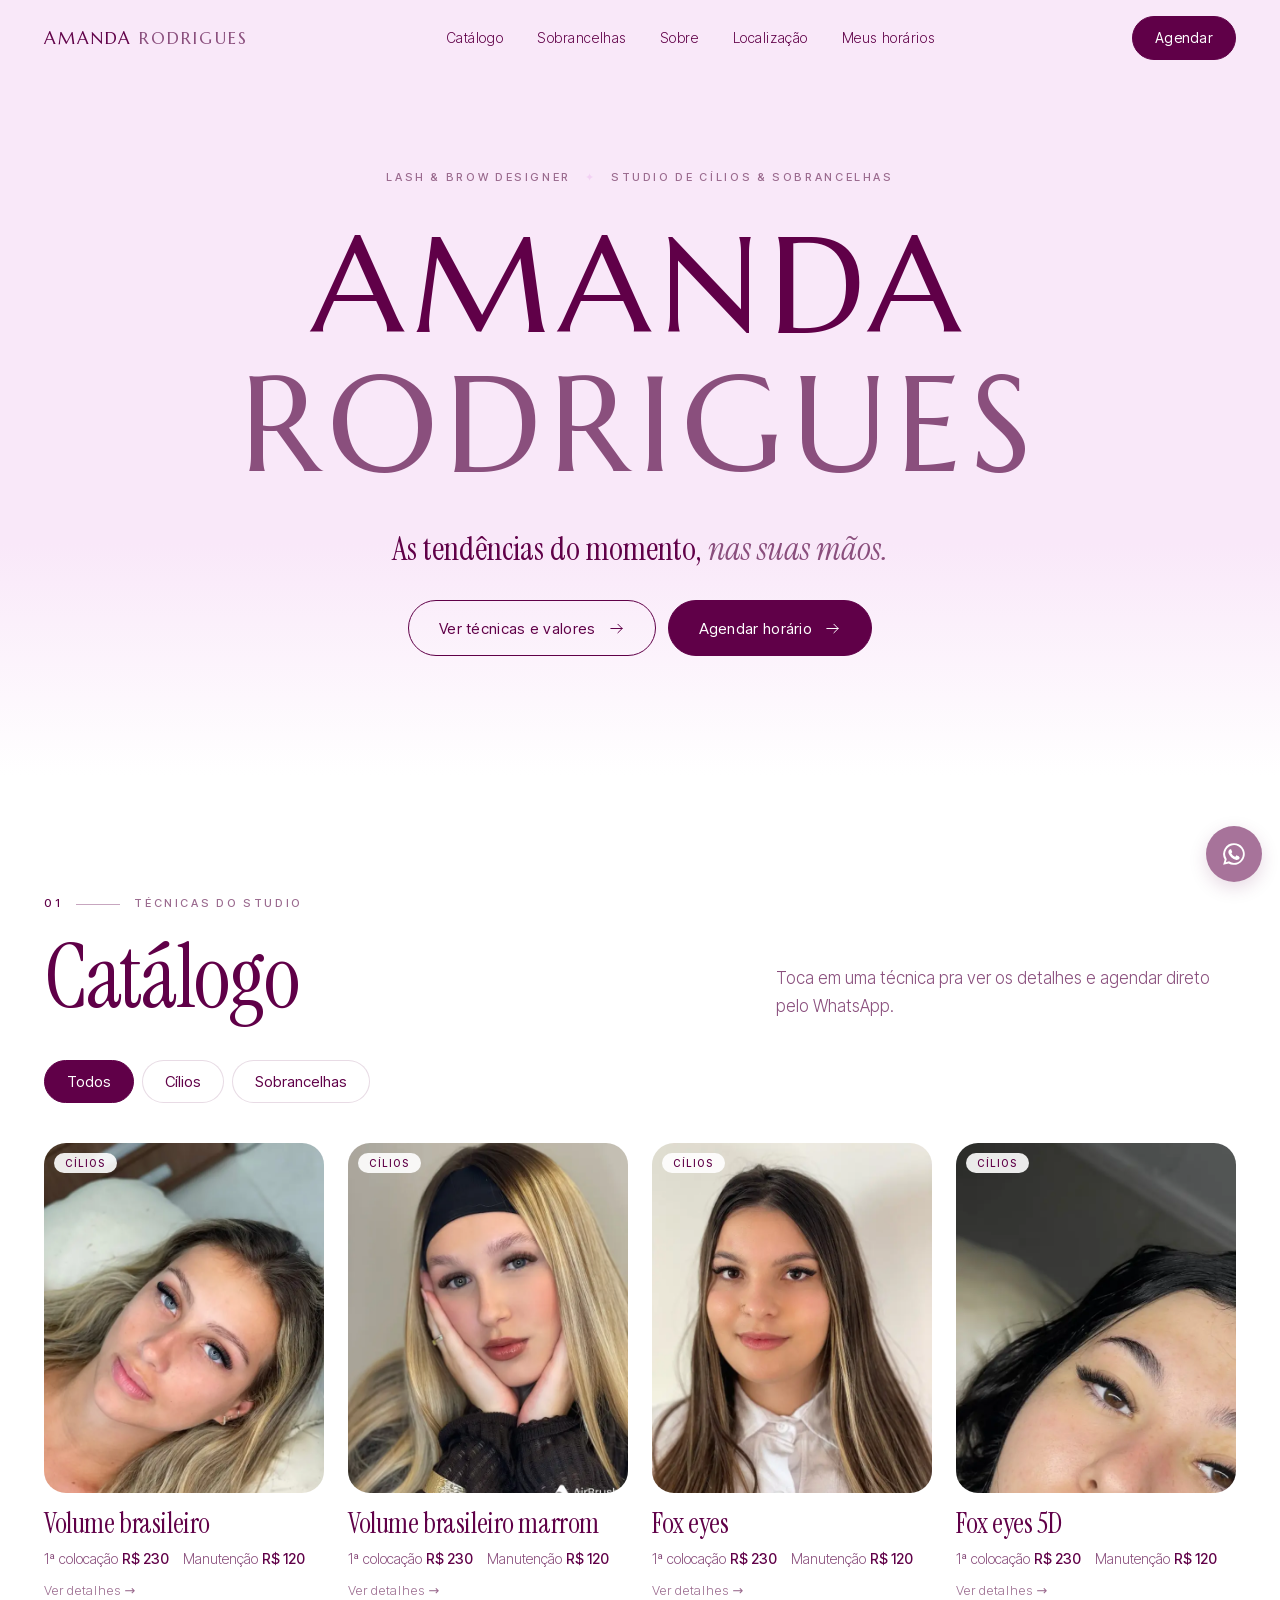
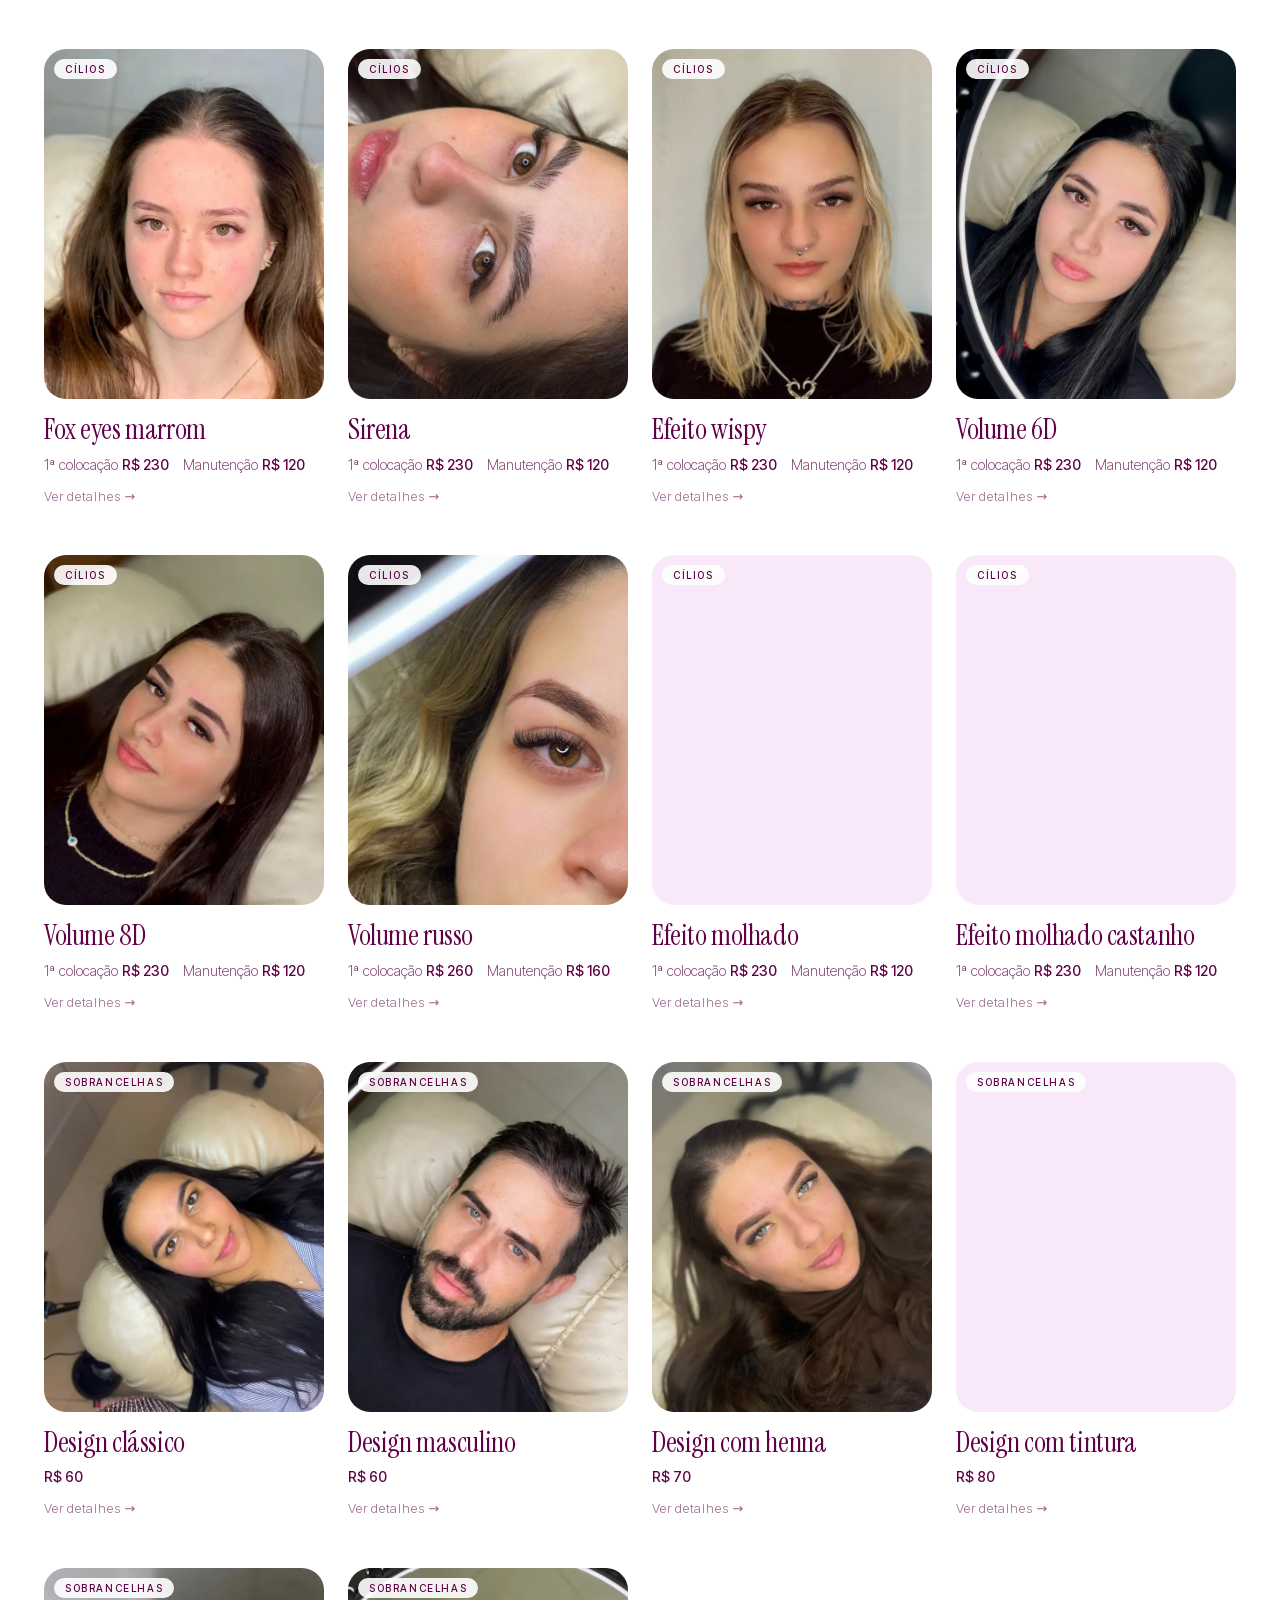
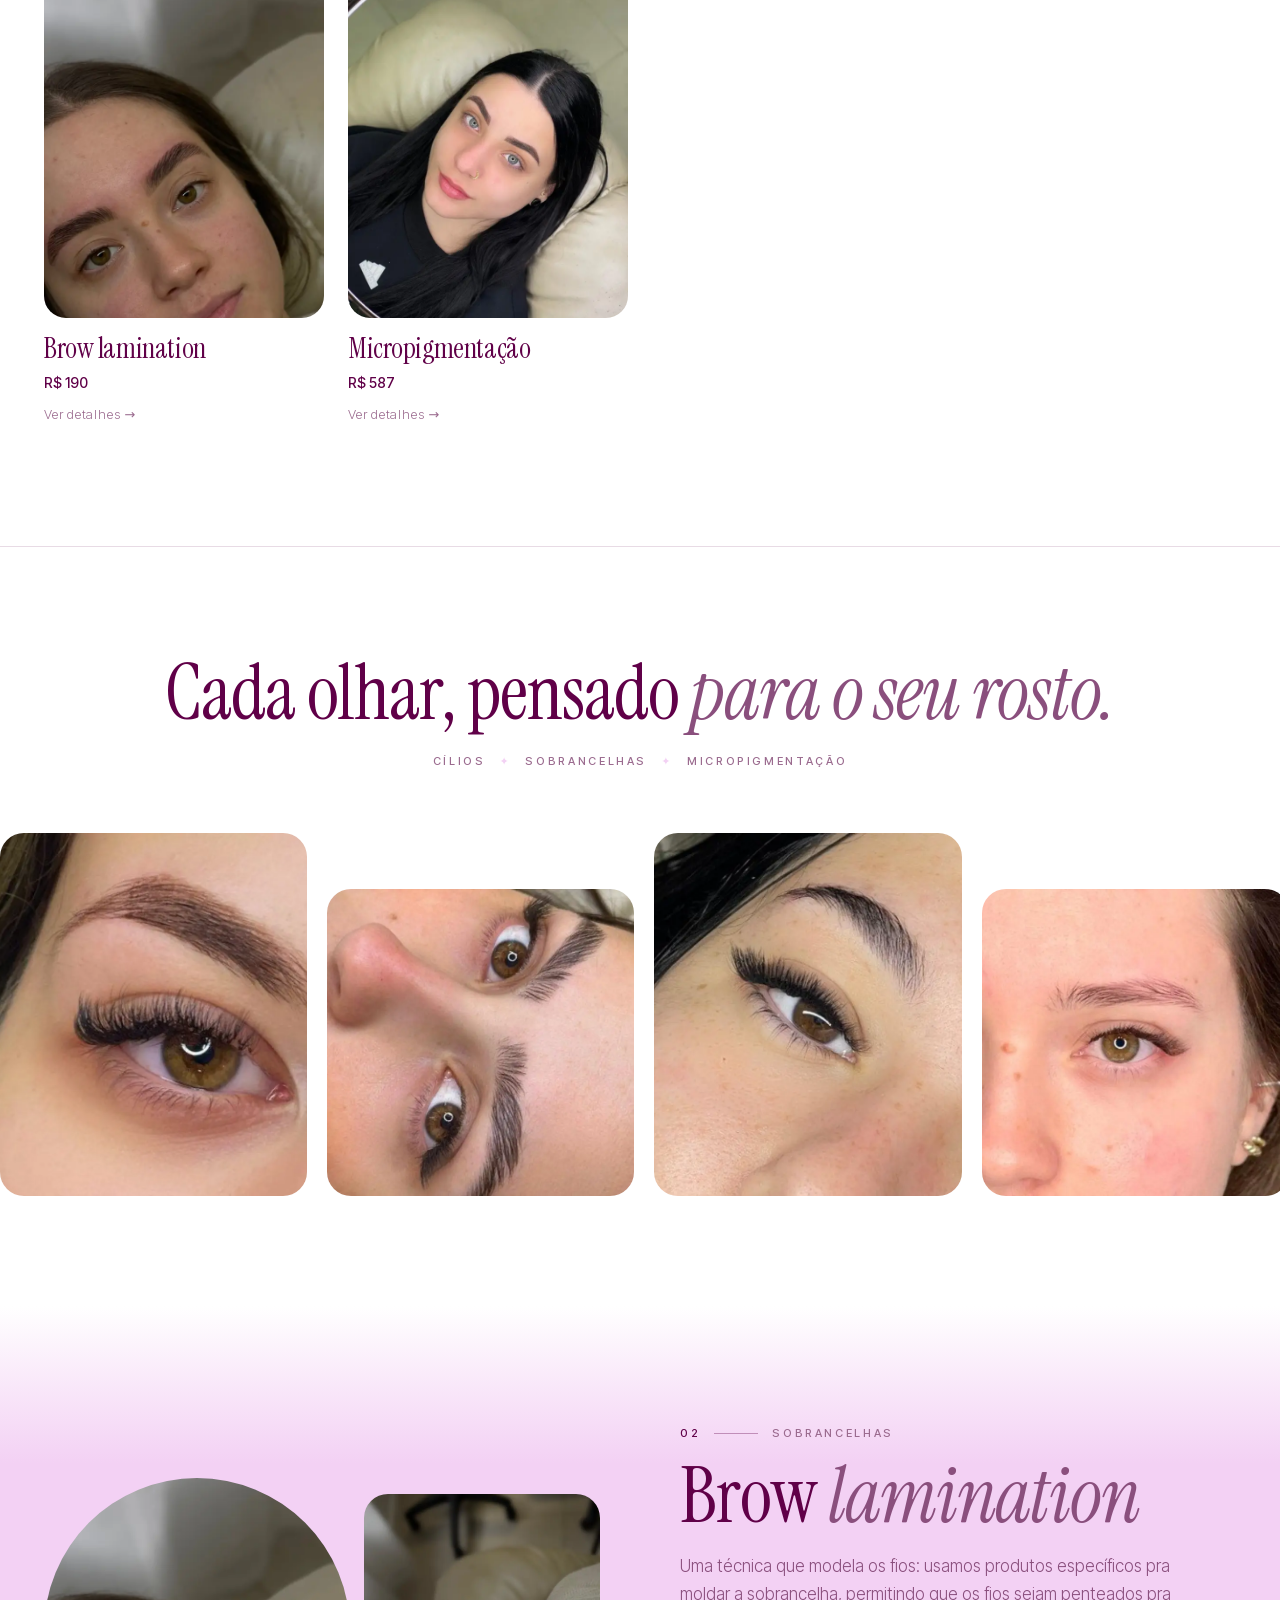
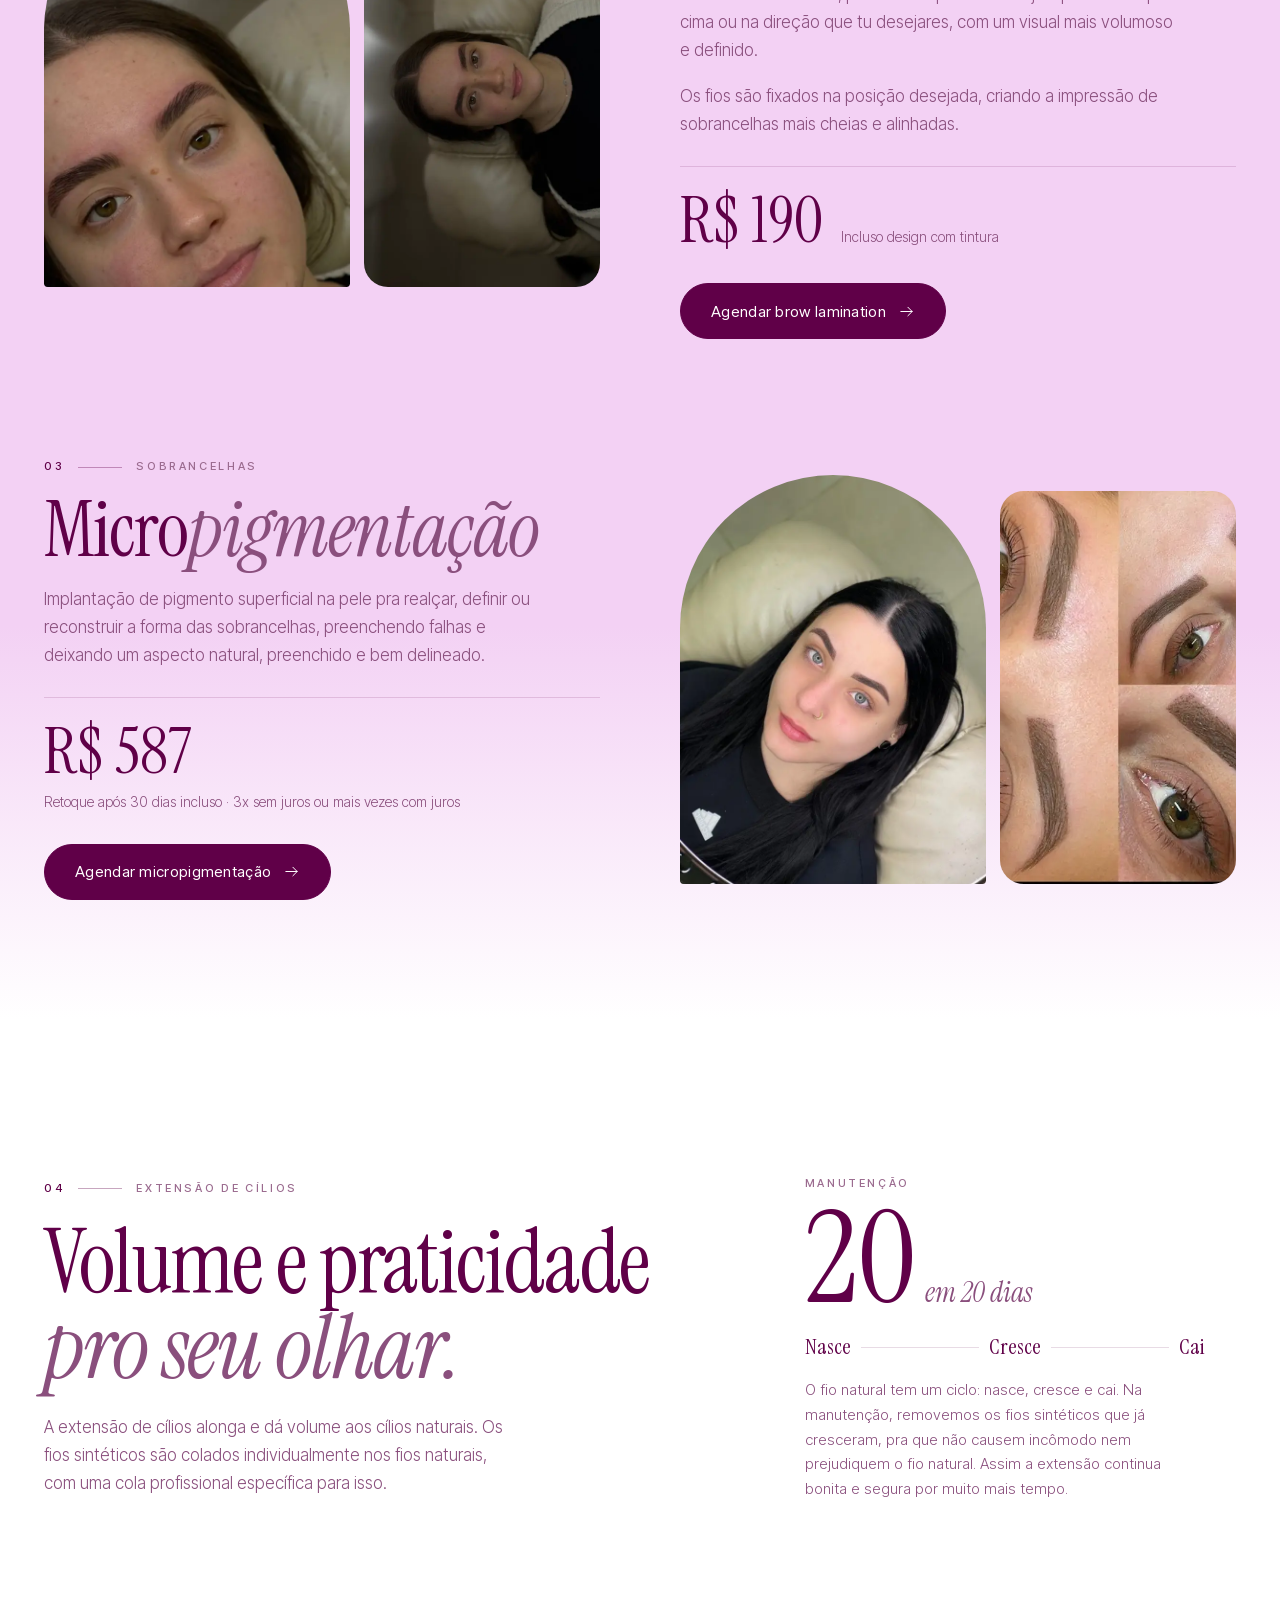
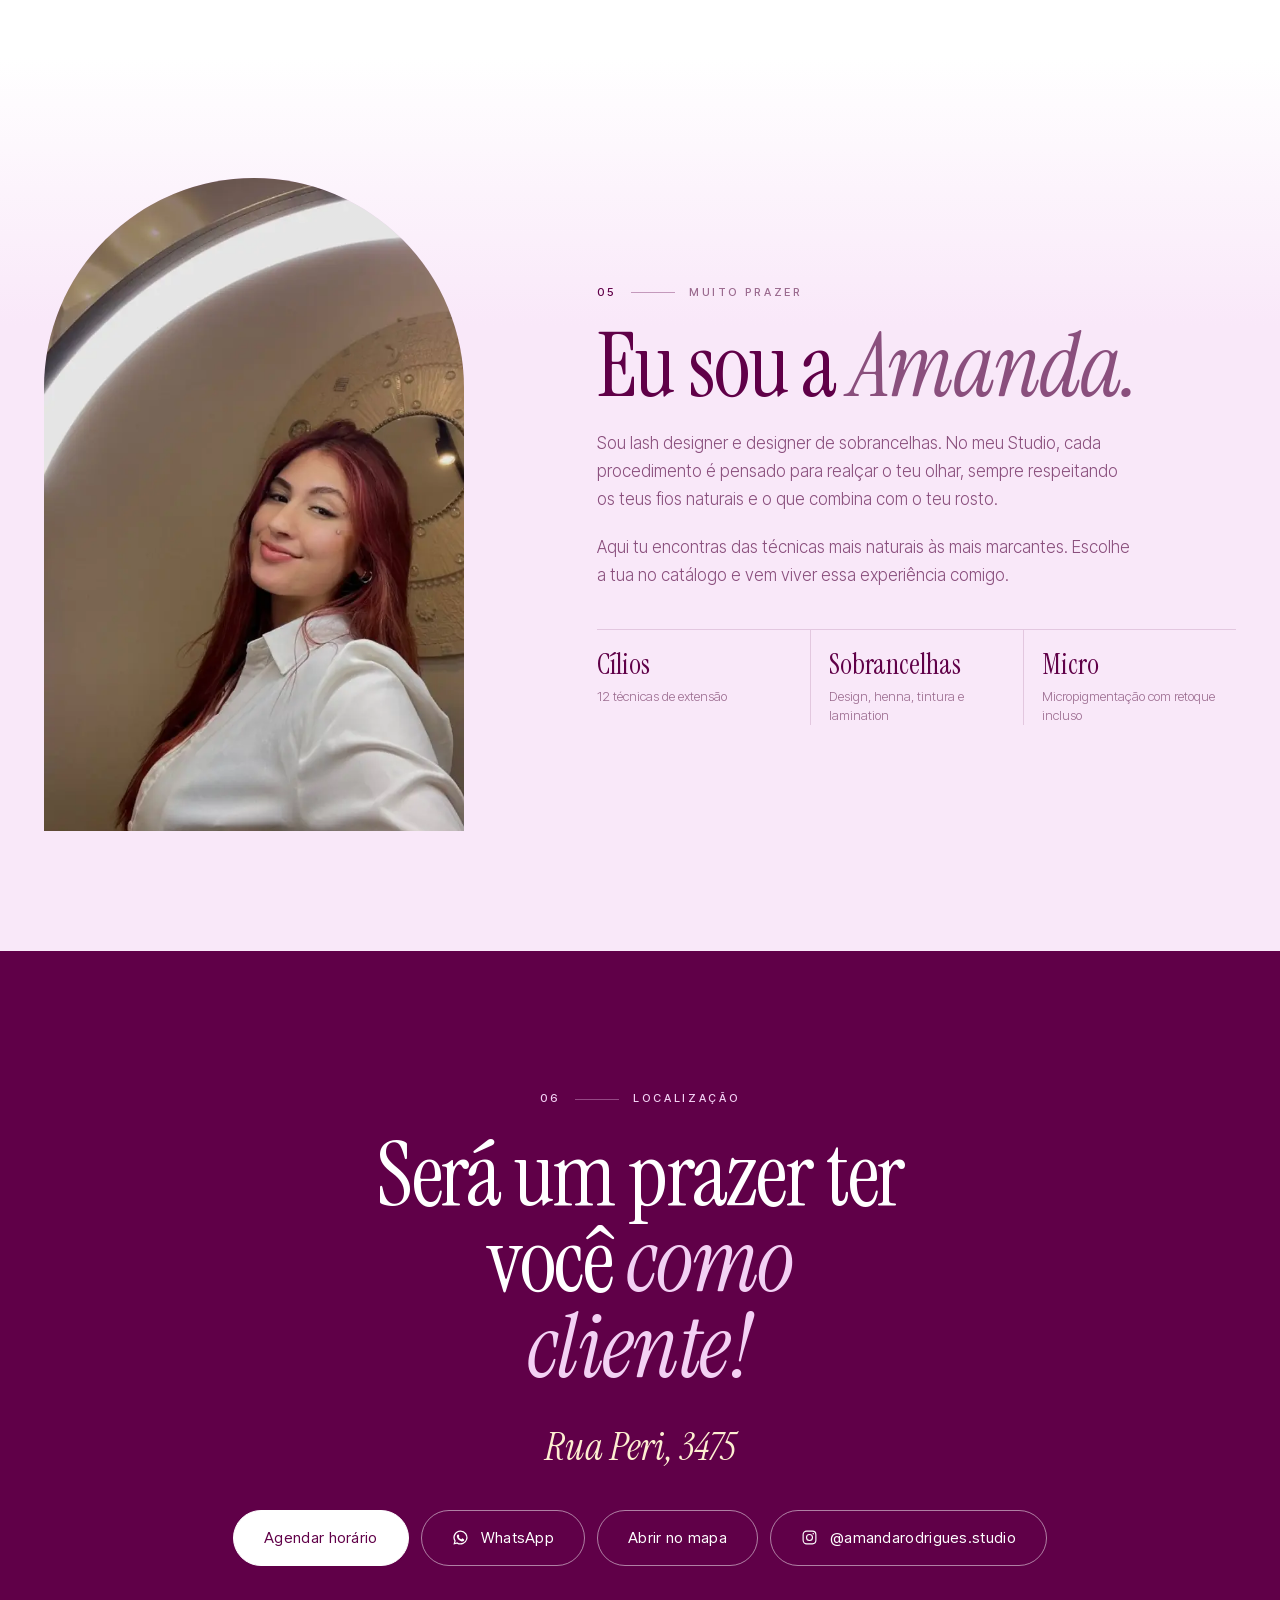
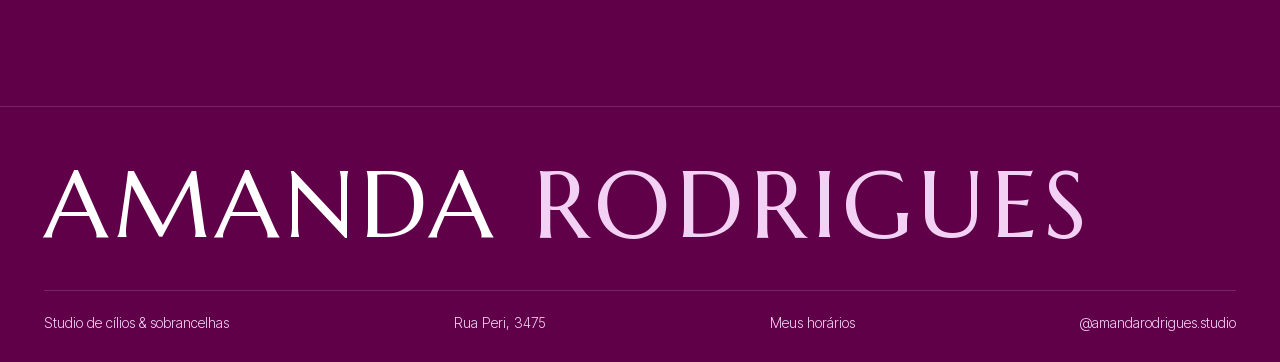
<file: index.html>
<!doctype html>
<html lang="pt-BR">
<head>
<meta charset="utf-8">
<meta name="viewport" content="width=device-width,initial-scale=1,viewport-fit=cover">
<title>Amanda Rodrigues · Studio de cílios &amp; sobrancelhas</title>
<meta name="description" content="Studio Amanda Rodrigues: extensão de cílios, design de sobrancelhas, brow lamination e micropigmentação. As tendências do momento nas suas mãos.">
<meta name="theme-color" content="#f9e8f9">
<meta name="robots" content="noindex">
<meta property="og:type" content="website">
<meta property="og:title" content="Amanda Rodrigues · Studio de cílios &amp; sobrancelhas">
<meta property="og:description" content="As tendências do momento, nas suas mãos.">
<meta property="og:image" content="https://studioamandarodrigues.com.br/img/amanda.webp">
<link rel="preload" href="fonts/instrument-serif-normal.woff2" as="font" type="font/woff2" crossorigin>
<link rel="preload" href="fonts/instrument-serif-italic.woff2" as="font" type="font/woff2" crossorigin>
<link rel="preload" href="fonts/marcellus-latin.woff2" as="font" type="font/woff2" crossorigin>
<link rel="preload" href="fonts/inter-tight-latin.woff2" as="font" type="font/woff2" crossorigin>
<style>
@font-face{font-family:"Instrument Serif";font-style:normal;font-weight:400;font-display:swap;src:url(fonts/instrument-serif-normal.woff2) format("woff2")}
@font-face{font-family:"Instrument Serif";font-style:italic;font-weight:400;font-display:swap;src:url(fonts/instrument-serif-italic.woff2) format("woff2")}
@font-face{font-family:"Marcellus";font-weight:400;font-display:swap;src:url(fonts/marcellus-latin.woff2) format("woff2")}
@font-face{font-family:"Inter Tight";font-weight:300 600;font-display:swap;src:url(fonts/inter-tight-latin.woff2) format("woff2")}
:root{--wh:#fff;--li:#f3d1f4;--li2:#f9e8f9;--cr:#fdeed1;--pl:#600048;--pl2:#8a4f7d;--mu:#9b6b8f;--line:rgba(96,0,72,.14);--sf:"Instrument Serif",Georgia,serif;--mf:"Marcellus","Instrument Serif",Georgia,serif;--ss:"Inter Tight",system-ui,-apple-system,"Segoe UI",sans-serif;--ease:cubic-bezier(.2,.7,.2,1)}
*,*::before,*::after{box-sizing:border-box}
html{scroll-behavior:smooth;scroll-padding-top:80px;-webkit-text-size-adjust:100%}
body{margin:0;background:var(--wh);color:var(--pl);font:300 17px/1.65 var(--ss);-webkit-font-smoothing:antialiased;overflow-x:hidden}
a{color:inherit;text-decoration:none}
img{display:block;max-width:100%;height:auto}
h1,h2,h3,p,figure,address{margin:0;font-style:normal}
h1,h2,h3{font-family:var(--sf);font-weight:400;letter-spacing:-.015em;line-height:.96}
::selection{background:var(--pl);color:var(--li)}
:focus-visible{outline:1px solid var(--pl);outline-offset:4px}
.w{max-width:1240px;margin:0 auto;padding:0 24px}
section{padding:120px 0}
.ey{display:flex;align-items:center;gap:14px;font:500 11px/1.3 var(--ss);letter-spacing:.24em;text-transform:uppercase;color:var(--mu)}
.ey i{font-style:normal;color:var(--pl)}
.ey i::after{content:"";display:inline-block;vertical-align:middle;width:44px;height:1px;background:currentColor;opacity:.35;margin-left:14px}
.h2{font-size:clamp(46px,7vw,100px);margin-top:24px}
.h2 em,.h3 em{color:var(--pl2)}
.lead{color:var(--pl2);max-width:46ch}

/* botões */
.b{position:relative;overflow:hidden;isolation:isolate;display:inline-flex;align-items:center;justify-content:center;gap:12px;min-height:56px;padding:0 30px;border-radius:999px;border:1px solid var(--pl);background:var(--pl);color:var(--wh);font:400 15px/1 var(--ss);letter-spacing:.02em;cursor:pointer;transition:color .45s var(--ease)}
.b::before{content:"";position:absolute;inset:0;z-index:-1;background:var(--li);transform:translateY(102%);transition:transform .5s var(--ease)}
.b:hover{color:var(--pl)}
.b:hover::before{transform:none}
.b.o{background:transparent;color:var(--pl)}
.b.o::before{background:var(--pl)}
.b.o:hover{color:var(--wh)}
.b.w2{background:var(--wh);border-color:var(--wh);color:var(--pl)}
.b.w2::before{background:var(--pl)}
.b.w2:hover{color:var(--wh)}
.b svg{width:17px;height:17px;flex:none;transition:transform .45s var(--ease)}
.b:hover svg.ar{transform:translateX(5px)}
.ln{position:relative;display:inline-block}
.ln::after{content:"";position:absolute;left:0;right:0;bottom:-3px;height:1px;background:currentColor;transform:scaleX(0);transform-origin:right;transition:transform .45s var(--ease)}
.ln:hover::after{transform:scaleX(1);transform-origin:left}

/* topo */
.top{position:fixed;inset:0 0 auto;z-index:40;border-bottom:1px solid transparent;transition:background .4s,border-color .4s}
.top.s{background:rgba(255,255,255,.86);-webkit-backdrop-filter:blur(16px);backdrop-filter:blur(16px);border-color:var(--line)}
.top .w{display:flex;align-items:center;justify-content:space-between;gap:20px;height:76px}
.brand{font:400 17px/1 var(--mf);letter-spacing:.12em;text-transform:uppercase}
.brand em{font-style:normal;color:var(--pl2)}
.nav{display:none;gap:34px;font-size:14px;letter-spacing:.04em}
.top .b{min-height:44px;padding:0 22px;font-size:14px}
@media(min-width:960px){.nav{display:flex}}

/* capa */
.hero{background:linear-gradient(180deg,var(--li2) 0%,var(--li2) 70%,var(--wh) 100%);padding:170px 0 120px;overflow:hidden;text-align:center}
.hero .ey{justify-content:center;flex-wrap:wrap}
.hero .ey span+span{color:var(--li)}
.hero .ey span:first-child{color:inherit}
@media(max-width:600px){.dk1{display:none}}
.hero .cta{justify-content:center}
.hg{display:grid;gap:48px;align-items:end}

.name{font-family:var(--mf);font-size:clamp(40px,12vw,136px);line-height:1.02;letter-spacing:.06em;text-transform:uppercase;margin-top:32px}
.name span{display:block}
.name em{display:block;font-style:normal;color:var(--pl2)}
.tag{font:400 clamp(26px,2.6vw,36px)/1.15 var(--sf);margin-top:36px}
.tag em{color:var(--pl2)}
.cta{display:flex;flex-wrap:wrap;gap:12px;margin-top:32px}

.arch{border-radius:999px 999px 0 0;overflow:hidden;aspect-ratio:3/4;background:var(--li);position:relative}
.arch img{width:100%;height:100%;object-fit:cover;object-position:center 20%;transform:scale(1.06);transition:transform 2.4s var(--ease)}
.ld .arch img{transform:none}
.badge{position:absolute;left:50%;bottom:22px;translate:-50% 0;background:rgba(255,255,255,.9);border-radius:999px;padding:9px 18px;font:500 11px/1 var(--ss);letter-spacing:.2em;text-transform:uppercase;white-space:nowrap}
@media(max-width:899px){.hero{padding:130px 0 80px}.cta .b{flex:1 1 100%}.tag em{display:block}}

/* olhar */
.ol{padding:110px 0 0;text-align:center}
.ol h2{font-size:clamp(40px,6vw,84px)}
.ol h2 em{color:var(--pl2)}
.ol .ey{justify-content:center;margin-top:24px}
.ol .ey span{color:var(--li)}
.strip{overflow:hidden;margin-top:64px;padding-bottom:110px}
.st{display:flex;width:max-content;gap:20px;animation:mq 50s linear infinite}
.st img{width:clamp(220px,24vw,320px);aspect-ratio:1;object-fit:cover;border-radius:24px}
.st img:nth-child(even){margin-top:56px}
.strip:hover .st{animation-play-state:paused}
@keyframes mq{to{transform:translateX(calc(-50% - 10px))}}

/* sobre */
.ab{display:grid;gap:56px;align-items:center}
@media(min-width:900px){.ab{grid-template-columns:5fr 7fr;gap:96px}}
.ab .arch{aspect-ratio:9/14;max-width:420px}
.ab .arch img{transform:none}
.ab p{color:var(--pl2);margin-top:20px;max-width:54ch}
.pil{display:grid;grid-template-columns:repeat(3,1fr);margin-top:40px;border-top:1px solid var(--line)}
.pil div{padding:20px 14px 0 0}
.pil div+div{padding-left:18px;border-left:1px solid var(--line)}
.pil b{display:block;font:400 28px/1.1 var(--sf)}
.pil span{display:block;font-size:13px;color:var(--mu);margin-top:6px;line-height:1.45}
@media(max-width:600px){.pil{grid-template-columns:1fr}.pil div,.pil div+div{padding:16px 0;border-left:0;border-bottom:1px solid var(--line)}}

/* extensão */
.ext{background:var(--li2)}
.eg{display:grid;gap:40px;align-items:center}
@media(min-width:900px){.eg{grid-template-columns:7fr 5fr;gap:80px}}
.eg p.lead{margin-top:22px}
.cyc{background:var(--wh);border-radius:32px;padding:36px 32px}
.cyc .n{font:400 clamp(90px,10vw,140px)/.8 var(--sf);margin-top:18px}
.cyc .n small{font:italic 400 28px/1 var(--sf);color:var(--pl2);margin-left:8px}
.ph3{display:flex;align-items:center;gap:10px;margin:26px 0 20px;font:400 22px/1 var(--sf)}
.ph3 i{flex:1;height:1px;background:var(--line)}
.cyc p{color:var(--pl2);font-size:15px}

/* catálogo */
.chd{display:flex;flex-wrap:wrap;justify-content:space-between;align-items:end;gap:24px}
.tabs{display:flex;gap:8px;margin-top:40px;flex-wrap:wrap}
.tab{font:400 15px/1 var(--ss);padding:13px 22px;border-radius:999px;border:1px solid var(--line);background:var(--wh);color:var(--pl);cursor:pointer;transition:background .3s,color .3s,border-color .3s}
.tab:hover{border-color:var(--pl)}
.tab[aria-selected=true]{background:var(--pl);border-color:var(--pl);color:var(--wh)}
.grid{display:grid;grid-template-columns:repeat(2,1fr);gap:28px 14px;margin-top:40px}
@media(min-width:760px){.grid{grid-template-columns:repeat(3,1fr);gap:48px 24px}}
@media(min-width:1100px){.grid{grid-template-columns:repeat(4,1fr)}}
.card{display:flex;flex-direction:column;text-align:left;padding:0;border:0;background:none;font:inherit;color:inherit;cursor:pointer}
.card.hide{display:none}
.card .im{position:relative;overflow:hidden;border-radius:22px;aspect-ratio:4/5;background:var(--li2)}
.card .im img{width:100%;height:100%;object-fit:cover;transition:transform .9s var(--ease)}
.card:hover .im img{transform:scale(1.05)}
.card .im span{position:absolute;left:10px;top:10px;background:rgba(255,255,255,.9);border-radius:999px;padding:5px 11px;font:500 10px/1 var(--ss);letter-spacing:.16em;text-transform:uppercase}
.card h3{font-size:clamp(24px,2.2vw,30px);line-height:1.05;margin-top:16px}
.card .pr{display:flex;flex-wrap:wrap;gap:4px 14px;margin-top:8px;font-size:14px;color:var(--pl2)}
.card .pr b{font-weight:500;color:var(--pl)}
.card .mais{margin-top:10px;font-size:13px;letter-spacing:.06em;color:var(--mu)}
.card:hover .mais{color:var(--pl)}

dialog{border:0;padding:0;border-radius:28px;max-width:min(880px,calc(100vw - 32px));width:100%;background:var(--wh);color:var(--pl);overflow:hidden}
dialog::backdrop{background:rgba(60,0,45,.55);-webkit-backdrop-filter:blur(6px);backdrop-filter:blur(6px)}
.md{display:grid}
@media(min-width:760px){.md{grid-template-columns:1fr 1fr}}
.md img{width:100%;height:100%;max-height:70vh;object-fit:cover;background:var(--li2)}
@media(max-width:759px){.md img{max-height:38vh}}
.md .bd{padding:34px 30px;display:flex;flex-direction:column;gap:14px}
.md h3{font-size:clamp(36px,4vw,52px)}
.md p{color:var(--pl2);font-size:16px}
.prices{display:grid;grid-template-columns:1fr 1fr;gap:1px;background:var(--line);border:1px solid var(--line);border-radius:16px;overflow:hidden;margin:6px 0}
.prices div{background:var(--wh);padding:14px 16px}
.prices div:only-child{grid-column:1/-1}
.prices span{display:block;font:500 10px/1.3 var(--ss);letter-spacing:.18em;text-transform:uppercase;color:var(--mu)}
.prices b{font:400 30px/1.1 var(--sf)}
.md .b{margin-top:auto}
.close{position:absolute;top:12px;right:12px;width:44px;height:44px;border-radius:50%;border:0;background:rgba(255,255,255,.92);color:var(--pl);font:300 24px/1 var(--ss);cursor:pointer;z-index:2}

/* sobrancelhas */
.sob{background:linear-gradient(180deg,var(--wh) 0%,var(--li) 12%,var(--li) 70%,var(--wh) 100%)}
.ft{display:grid;gap:40px;align-items:center}
.ft+.ft{margin-top:120px}
@media(min-width:900px){.ft{grid-template-columns:1fr 1fr;gap:80px}.ft.rev>.fp{order:2}}
.fp{display:grid;grid-template-columns:1.3fr 1fr;gap:14px;align-items:end}
.fp img{width:100%;aspect-ratio:3/4;object-fit:cover;border-radius:999px 999px 24px 24px}
.fp img+img{aspect-ratio:3/5;border-radius:24px}
.ft h3{font-size:clamp(48px,6vw,88px);margin-top:20px}
.ft h3 em{color:var(--pl2)}
.ft p{color:var(--pl2);margin-top:18px;max-width:50ch}
.price{display:flex;align-items:baseline;flex-wrap:wrap;gap:6px 18px;margin:28px 0 30px;padding-top:22px;border-top:1px solid var(--line)}
.price b{font:400 64px/1 var(--sf)}
.price span{font-size:14px;color:var(--pl2)}

/* local */
.loc{background:var(--pl);color:var(--wh);text-align:center;padding:140px 0}
.loc .ey,.loc .ey i{color:var(--li);justify-content:center}
.loc h2{font-size:clamp(46px,7vw,104px);margin:26px auto 0;max-width:13ch}
.loc h2 em{color:var(--li)}
.loc address{font:italic 400 clamp(28px,3vw,40px)/1.2 var(--sf);margin-top:34px;color:var(--cr)}
.loc .cta{justify-content:center;margin-top:40px}
.loc .b{background:var(--wh);border-color:var(--wh);color:var(--pl)}
.loc .b::before{background:var(--li)}
.loc .b:hover{color:var(--pl)}
.loc .b.o{background:transparent;color:var(--wh);border-color:rgba(255,255,255,.5)}
.loc .b.o::before{background:var(--wh)}
.loc .b.o:hover{color:var(--pl)}
@media(max-width:600px){.loc .cta .b{flex:1 1 100%}}
footer{background:var(--pl);color:var(--li);border-top:1px solid rgba(255,255,255,.14);padding:48px 0 calc(28px + env(safe-area-inset-bottom,0px))}
footer .big{font:400 clamp(32px,7.4vw,110px)/1.05 var(--mf);letter-spacing:.06em;text-transform:uppercase;color:var(--wh)}
footer .big em{font-style:normal;color:var(--li)}
footer .fl{display:flex;flex-wrap:wrap;gap:10px 32px;justify-content:space-between;margin-top:36px;padding-top:20px;border-top:1px solid rgba(255,255,255,.14);font-size:14px}

/* revelar */
.js .rv{opacity:0;transform:translateY(26px);transition:opacity 1.1s var(--ease),transform 1.1s var(--ease)}
.js .rv.in{opacity:1;transform:none}

.fab{position:fixed;right:18px;bottom:calc(18px + env(safe-area-inset-bottom,0px));z-index:30;width:56px;height:56px;border-radius:50%;display:grid;place-items:center;background:rgba(96,0,72,.55);color:var(--wh);box-shadow:0 6px 18px rgba(96,0,72,.15);border:1px solid transparent;transition:transform .3s var(--ease),background .3s,border-color .3s,box-shadow .3s}
.fab.esc{background:rgba(255,255,255,.06);border-color:rgba(255,255,255,.5);box-shadow:none}
@media(max-width:899px){footer{padding-bottom:calc(100px + env(safe-area-inset-bottom,0px))}}
.fab:hover{transform:scale(1.07)}
.fab svg{width:26px;height:26px}
@media(max-width:600px){section{padding:96px 0}}
@media(prefers-reduced-motion:reduce){html{scroll-behavior:auto}*,*::before{transition:none!important;animation:none!important}.js .rv{opacity:1;transform:none}.arch img{transform:none}}
</style>
</head>
<body>
<script>document.documentElement.classList.add("js")</script>
<svg width="0" height="0" style="position:absolute" aria-hidden="true">
<symbol id="wa" viewBox="0 0 24 24"><path fill="currentColor" d="M12 2a10 10 0 0 0-8.6 15.1L2 22l5-1.3A10 10 0 1 0 12 2Zm0 18.2c-1.5 0-2.9-.4-4.2-1.2l-.3-.2-3 .8.8-2.9-.2-.3A8.2 8.2 0 1 1 12 20.2Zm4.5-6.1c-.2-.1-1.5-.7-1.7-.8-.2-.1-.4-.1-.6.1l-.8 1c-.1.2-.3.2-.5.1a6.7 6.7 0 0 1-3.3-2.9c-.3-.4.2-.4.7-1.3.1-.2 0-.3 0-.4l-.8-1.8c-.2-.5-.4-.4-.6-.4h-.5a1 1 0 0 0-.7.3 3 3 0 0 0-.9 2.2c0 1.3.9 2.5 1 2.7.1.2 1.8 2.8 4.4 3.9 1.6.7 2.3.8 3.1.6.5-.1 1.5-.6 1.7-1.2.2-.6.2-1.1.2-1.2-.1-.1-.3-.2-.5-.3Z"/></symbol>
<symbol id="ig" viewBox="0 0 24 24"><g fill="none" stroke="currentColor" stroke-width="1.6"><rect x="3" y="3" width="18" height="18" rx="5"/><circle cx="12" cy="12" r="4.2"/></g><circle cx="17.3" cy="6.7" r="1.1" fill="currentColor"/></symbol>
<symbol id="ar" viewBox="0 0 24 24"><path d="M4 12h16m-6-6 6 6-6 6" fill="none" stroke="currentColor" stroke-width="1.4" stroke-linecap="round" stroke-linejoin="round"/></symbol>
</svg>

<header class="top" id="top"><div class="w">
<a class="brand" href="#">Amanda <em>Rodrigues</em></a>
<nav class="nav" aria-label="Seções"><a class="ln" href="#catalogo">Catálogo</a><a class="ln" href="#sobrancelhas">Sobrancelhas</a><a class="ln" href="#sobre">Sobre</a><a class="ln" href="#local">Localização</a><a class="ln" href="meus.html">Meus horários</a></nav>
<a class="b" href="agendar.html">Agendar</a>
</div></header>

<main>
<section class="hero"><div class="w hg">
<div class="hl">
<span class="ey"><span class="dk1">Lash &amp; brow designer</span><span class="dk1">✦</span>Studio de cílios &amp; sobrancelhas</span>
<h1 class="name"><span>Amanda</span><em>Rodrigues</em></h1>
<p class="tag rv">As tendências do momento, <em>nas suas mãos.</em></p>
<div class="cta rv">
<a class="b o" href="#catalogo">Ver técnicas e valores<svg class="ar" aria-hidden="true"><use href="#ar"/></svg></a>
<a class="b" href="agendar.html">Agendar horário<svg class="ar" aria-hidden="true"><use href="#ar"/></svg></a>
</div>
</div>
</div></section>

<section id="catalogo"><div class="w">
<div class="chd"><div><span class="ey rv"><i>01</i>Técnicas do Studio</span><h2 class="h2 rv">Catálogo</h2></div><p class="lead rv">Toca em uma técnica pra ver os detalhes e agendar direto pelo WhatsApp.</p></div>
<div class="tabs rv" role="tablist" aria-label="Filtrar catálogo">
<button class="tab" role="tab" aria-selected="true" data-f="todos">Todos</button>
<button class="tab" role="tab" aria-selected="false" data-f="cilios">Cílios</button>
<button class="tab" role="tab" aria-selected="false" data-f="sobrancelhas">Sobrancelhas</button>
</div>
<div class="grid" id="grid">
<button class="card rv" data-cat="cilios" data-nome="Volume brasileiro" data-desc="Fio em formato de “Y”, ou seja, um fio com ponta dupla, que proporciona mais volume e preenchimento ao olhar."><div class="im"><img src="img/volume-brasileiro.webp" alt="Volume brasileiro" width="640" height="854" loading="lazy" decoding="async"><span>Cílios</span></div><h3>Volume brasileiro</h3><div class="pr"><span>1ª colocação <b>R$ 230</b></span><span>Manutenção <b>R$ 120</b></span></div><span class="mais">Ver detalhes →</span><template><div><span>1ª colocação</span><b>R$ 230</b></div><div><span>Manutenção</span><b>R$ 120</b></div></template></button>
<button class="card rv" data-cat="cilios" data-nome="Volume brasileiro marrom" data-desc="A mesma técnica do volume brasileiro, com fios na cor marrom para um resultado mais suave."><div class="im"><img src="img/volume-brasileiro-marrom.webp" alt="Volume brasileiro marrom" width="640" height="854" loading="lazy" decoding="async"><span>Cílios</span></div><h3>Volume brasileiro marrom</h3><div class="pr"><span>1ª colocação <b>R$ 230</b></span><span>Manutenção <b>R$ 120</b></span></div><span class="mais">Ver detalhes →</span><template><div><span>1ª colocação</span><b>R$ 230</b></div><div><span>Manutenção</span><b>R$ 120</b></div></template></button>
<button class="card rv" data-cat="cilios" data-nome="Fox eyes" data-desc="Cria um efeito de olhar alongado e levantado, também conhecido como “olhar de raposa”. Aqui utilizamos o fio 2D ou 4D, que proporciona um preenchimento mais suave."><div class="im"><img src="img/fox-eyes.webp" alt="Fox eyes" width="640" height="854" loading="lazy" decoding="async"><span>Cílios</span></div><h3>Fox eyes</h3><div class="pr"><span>1ª colocação <b>R$ 230</b></span><span>Manutenção <b>R$ 120</b></span></div><span class="mais">Ver detalhes →</span><template><div><span>1ª colocação</span><b>R$ 230</b></div><div><span>Manutenção</span><b>R$ 120</b></div></template></button>
<button class="card rv" data-cat="cilios" data-nome="Fox eyes 5D" data-desc="A técnica de fox eyes com mais preenchimento: por ter 5 fios na ponta, traz mais volume e alonga o olhar."><div class="im"><img src="img/fox-5d.webp" alt="Fox eyes 5D" width="640" height="1137" loading="lazy" decoding="async"><span>Cílios</span></div><h3>Fox eyes 5D</h3><div class="pr"><span>1ª colocação <b>R$ 230</b></span><span>Manutenção <b>R$ 120</b></span></div><span class="mais">Ver detalhes →</span><template><div><span>1ª colocação</span><b>R$ 230</b></div><div><span>Manutenção</span><b>R$ 120</b></div></template></button>
<button class="card rv" data-cat="cilios" data-nome="Fox eyes marrom" data-desc="O efeito fox eyes com fios na cor marrom, para um olhar alongado e mais natural."><div class="im"><img src="img/fox-eyes-marrom.webp" alt="Fox eyes marrom" width="640" height="854" loading="lazy" decoding="async"><span>Cílios</span></div><h3>Fox eyes marrom</h3><div class="pr"><span>1ª colocação <b>R$ 230</b></span><span>Manutenção <b>R$ 120</b></span></div><span class="mais">Ver detalhes →</span><template><div><span>1ª colocação</span><b>R$ 230</b></div><div><span>Manutenção</span><b>R$ 120</b></div></template></button>
<button class="card rv" data-cat="cilios" data-nome="Sirena" data-desc="Traz a mesma proposta do fox eyes, porém apenas no canto externo dos olhos. Nessa técnica não preenchemos 100% do olho."><div class="im"><img src="img/sirena.webp" alt="Sirena" width="640" height="791" loading="lazy" decoding="async"><span>Cílios</span></div><h3>Sirena</h3><div class="pr"><span>1ª colocação <b>R$ 230</b></span><span>Manutenção <b>R$ 120</b></span></div><span class="mais">Ver detalhes →</span><template><div><span>1ª colocação</span><b>R$ 230</b></div><div><span>Manutenção</span><b>R$ 120</b></div></template></button>
<button class="card rv" data-cat="cilios" data-nome="Efeito wispy" data-desc="Extensão que proporciona volume com um efeito mais despojado, com alguns fios maiores que os outros, chamados de “spikes”."><div class="im"><img src="img/wispy.webp" alt="Efeito wispy" width="640" height="863" loading="lazy" decoding="async"><span>Cílios</span></div><h3>Efeito wispy</h3><div class="pr"><span>1ª colocação <b>R$ 230</b></span><span>Manutenção <b>R$ 120</b></span></div><span class="mais">Ver detalhes →</span><template><div><span>1ª colocação</span><b>R$ 230</b></div><div><span>Manutenção</span><b>R$ 120</b></div></template></button>
<button class="card rv" data-cat="cilios" data-nome="Volume 6D" data-desc="Feito com fio tecnológico: são acoplados 6 fios em cada fio natural, para um olhar marcante e volumoso."><div class="im"><img src="img/volume-6d.webp" alt="Volume 6D" width="640" height="798" loading="lazy" decoding="async"><span>Cílios</span></div><h3>Volume 6D</h3><div class="pr"><span>1ª colocação <b>R$ 230</b></span><span>Manutenção <b>R$ 120</b></span></div><span class="mais">Ver detalhes →</span><template><div><span>1ª colocação</span><b>R$ 230</b></div><div><span>Manutenção</span><b>R$ 120</b></div></template></button>
<button class="card rv" data-cat="cilios" data-nome="Volume 8D" data-desc="Feito com fio tecnológico: são acoplados 8 fios em cada fio natural, para um olhar marcante e volumoso."><div class="im"><img src="img/volume-8d.webp" alt="Volume 8D" width="640" height="854" loading="lazy" decoding="async"><span>Cílios</span></div><h3>Volume 8D</h3><div class="pr"><span>1ª colocação <b>R$ 230</b></span><span>Manutenção <b>R$ 120</b></span></div><span class="mais">Ver detalhes →</span><template><div><span>1ª colocação</span><b>R$ 230</b></div><div><span>Manutenção</span><b>R$ 120</b></div></template></button>
<button class="card rv" data-cat="cilios" data-nome="Volume russo" data-desc="Técnica feita com fios montados artesanalmente, em que podemos escolher a quantidade desejada, de 4 até 7 fios sintéticos."><div class="im"><img src="img/volume-russo.webp" alt="Volume russo" width="640" height="800" loading="lazy" decoding="async"><span>Cílios</span></div><h3>Volume russo</h3><div class="pr"><span>1ª colocação <b>R$ 260</b></span><span>Manutenção <b>R$ 160</b></span></div><span class="mais">Ver detalhes →</span><template><div><span>1ª colocação</span><b>R$ 260</b></div><div><span>Manutenção</span><b>R$ 160</b></div></template></button>
<button class="card rv" data-cat="cilios" data-nome="Efeito molhado" data-desc="Extensão que proporciona volume e traz o efeito de rímel, com alguns fios maiores que os outros."><div class="im"><img src="img/efeito-molhado.webp" alt="Efeito molhado" width="640" height="854" loading="lazy" decoding="async"><span>Cílios</span></div><h3>Efeito molhado</h3><div class="pr"><span>1ª colocação <b>R$ 230</b></span><span>Manutenção <b>R$ 120</b></span></div><span class="mais">Ver detalhes →</span><template><div><span>1ª colocação</span><b>R$ 230</b></div><div><span>Manutenção</span><b>R$ 120</b></div></template></button>
<button class="card rv" data-cat="cilios" data-nome="Efeito molhado castanho" data-desc="O efeito molhado com fios na cor castanha, para um efeito rímel mais suave."><div class="im"><img src="img/efeito-molhado-castanho.webp" alt="Efeito molhado castanho" width="640" height="854" loading="lazy" decoding="async"><span>Cílios</span></div><h3>Efeito molhado castanho</h3><div class="pr"><span>1ª colocação <b>R$ 230</b></span><span>Manutenção <b>R$ 120</b></span></div><span class="mais">Ver detalhes →</span><template><div><span>1ª colocação</span><b>R$ 230</b></div><div><span>Manutenção</span><b>R$ 120</b></div></template></button>
<button class="card rv" data-cat="sobrancelhas" data-nome="Design clássico" data-desc="Procedimento personalizado para cada cliente, que tem como objetivo harmonizar e alinhar as sobrancelhas, preservando sempre a naturalidade."><div class="im"><img src="img/design.webp" alt="Design clássico" width="640" height="854" loading="lazy" decoding="async"><span>Sobrancelhas</span></div><h3>Design clássico</h3><div class="pr"><span><b>R$ 60</b></span></div><span class="mais">Ver detalhes →</span><template><div><span>Valor</span><b>R$ 60</b></div></template></button>
<button class="card rv" data-cat="sobrancelhas" data-nome="Design masculino" data-desc="Design de sobrancelhas pensado para o rosto masculino: alinhado, limpo e natural."><div class="im"><img src="img/design-masculino.webp" alt="Design masculino" width="640" height="857" loading="lazy" decoding="async"><span>Sobrancelhas</span></div><h3>Design masculino</h3><div class="pr"><span><b>R$ 60</b></span></div><span class="mais">Ver detalhes →</span><template><div><span>Valor</span><b>R$ 60</b></div></template></button>
<button class="card rv" data-cat="sobrancelhas" data-nome="Design com henna" data-desc="A henna é um pigmento natural que tinge a pele por aproximadamente 10 dias. Preenche as falhas das sobrancelhas e valoriza ainda mais o olhar."><div class="im"><img src="img/design-henna.webp" alt="Design com henna" width="640" height="997" loading="lazy" decoding="async"><span>Sobrancelhas</span></div><h3>Design com henna</h3><div class="pr"><span><b>R$ 70</b></span></div><span class="mais">Ver detalhes →</span><template><div><span>Valor</span><b>R$ 70</b></div></template></button>
<button class="card rv" data-cat="sobrancelhas" data-nome="Design com tintura" data-desc="A tintura, diferente da henna, tinge os pelos. Indicada para quem busca mais naturalidade ou tem pelos brancos nas sobrancelhas. Dura aproximadamente 20 dias, como uma tintura de cabelo."><div class="im"><img src="img/design-tintura.webp" alt="Design com tintura" width="640" height="640" loading="lazy" decoding="async"><span>Sobrancelhas</span></div><h3>Design com tintura</h3><div class="pr"><span><b>R$ 80</b></span></div><span class="mais">Ver detalhes →</span><template><div><span>Valor</span><b>R$ 80</b></div></template></button>
<button class="card rv" data-cat="sobrancelhas" data-nome="Brow lamination" data-desc="Técnica que modela os fios com produtos específicos, permitindo pentear a sobrancelha para cima ou na direção desejada, com visual mais volumoso e definido. Incluso design com tintura."><div class="im"><img src="img/brow-lamination-1.webp" alt="Brow lamination" width="640" height="854" loading="lazy" decoding="async"><span>Sobrancelhas</span></div><h3>Brow lamination</h3><div class="pr"><span><b>R$ 190</b></span></div><span class="mais">Ver detalhes →</span><template><div><span>Valor</span><b>R$ 190</b></div></template></button>
<button class="card rv" data-cat="sobrancelhas" data-nome="Micropigmentação" data-desc="Implantação de pigmento superficial na pele para realçar, definir ou reconstruir a forma das sobrancelhas, preenchendo falhas com aspecto natural. Retoque após 30 dias incluso. 3x sem juros ou mais vezes com juros."><div class="im"><img src="img/micropigmentacao.webp" alt="Micropigmentação" width="640" height="854" loading="lazy" decoding="async"><span>Sobrancelhas</span></div><h3>Micropigmentação</h3><div class="pr"><span><b>R$ 587</b></span></div><span class="mais">Ver detalhes →</span><template><div><span>Valor</span><b>R$ 587</b></div></template></button>
</div>
</div></section>

<dialog id="md" aria-label="Detalhes da técnica"><button class="close" aria-label="Fechar">×</button><div class="md">
<img id="mi" alt="">
<div class="bd"><span class="ey" id="mc"></span><h3 id="mt"></h3><p id="mp"></p><div class="prices" id="mpr"></div><a class="b" id="mw" href="agendar.html">Agendar esta técnica<svg class="ar" aria-hidden="true"><use href="#ar"/></svg></a></div>
</div></dialog>

<section class="ol" style="border-top:1px solid var(--line)" aria-label="Detalhes do olhar">
<div class="w">
<h2 class="rv">Cada olhar, pensado <em>para o seu rosto.</em></h2>
<p class="ey rv">Cílios <span>✦</span> Sobrancelhas <span>✦</span> Micropigmentação</p>
</div>
<div class="strip"><div class="st">
<img src="img/olhar-1.webp" alt="Detalhe de extensão de cílios" width="760" height="760" loading="lazy" decoding="async"><img src="img/olhar-2.webp" alt="Detalhe de cílios e sobrancelhas" width="760" height="760" loading="lazy" decoding="async"><img src="img/olhar-3.webp" alt="Detalhe de fox eyes" width="760" height="760" loading="lazy" decoding="async"><img src="img/olhar-4.webp" alt="Detalhe de cílios naturais" width="760" height="760" loading="lazy" decoding="async"><img src="img/olhar-5.webp" alt="Detalhe de sobrancelha com tintura" width="760" height="758" loading="lazy" decoding="async">
<img src="img/olhar-1.webp" alt="" aria-hidden="true" width="760" height="760" loading="lazy" decoding="async"><img src="img/olhar-2.webp" alt="" aria-hidden="true" width="760" height="760" loading="lazy" decoding="async"><img src="img/olhar-3.webp" alt="" aria-hidden="true" width="760" height="760" loading="lazy" decoding="async"><img src="img/olhar-4.webp" alt="" aria-hidden="true" width="760" height="760" loading="lazy" decoding="async"><img src="img/olhar-5.webp" alt="" aria-hidden="true" width="760" height="758" loading="lazy" decoding="async">
</div></div>
</section>

<section id="sobrancelhas" class="sob"><div class="w">
<div class="ft">
<div class="fp rv"><img src="img/brow-lamination-1.webp" alt="Brow lamination, resultado" width="640" height="854" loading="lazy" decoding="async"><img src="img/brow-lamination-2.webp" alt="Brow lamination, detalhe" width="640" height="1137" loading="lazy" decoding="async"></div>
<div>
<span class="ey rv"><i>02</i>Sobrancelhas</span>
<h3 class="rv">Brow <em>lamination</em></h3>
<p class="rv">Uma técnica que modela os fios: usamos produtos específicos pra moldar a sobrancelha, permitindo que os fios sejam penteados pra cima ou na direção que tu desejares, com um visual mais volumoso e definido.</p>
<p class="rv">Os fios são fixados na posição desejada, criando a impressão de sobrancelhas mais cheias e alinhadas.</p>
<div class="price rv"><b>R$ 190</b><span>Incluso design com tintura</span></div>
<a class="b rv" href="agendar.html?tec=Brow%20lamination">Agendar brow lamination<svg class="ar" aria-hidden="true"><use href="#ar"/></svg></a>
</div>
</div>
<div class="ft rev">
<div class="fp rv"><img src="img/micropigmentacao.webp" alt="Micropigmentação de sobrancelha" width="640" height="854" loading="lazy" decoding="async"><img src="img/micropigmentacao-detalhe.webp" alt="Micropigmentação, detalhes" width="640" height="638" loading="lazy" decoding="async"></div>
<div>
<span class="ey rv"><i>03</i>Sobrancelhas</span>
<h3 class="rv">Micro<em>pigmentação</em></h3>
<p class="rv">Implantação de pigmento superficial na pele pra realçar, definir ou reconstruir a forma das sobrancelhas, preenchendo falhas e deixando um aspecto natural, preenchido e bem delineado.</p>
<div class="price rv"><b>R$ 587</b><span>Retoque após 30 dias incluso · 3x sem juros ou mais vezes com juros</span></div>
<a class="b rv" href="agendar.html?tec=Micropigmenta%C3%A7%C3%A3o">Agendar micropigmentação<svg class="ar" aria-hidden="true"><use href="#ar"/></svg></a>
</div>
</div>
</div></section>

<section id="extensao" class="ext" style="background:var(--wh)"><div class="w eg">
<div>
<span class="ey rv"><i>04</i>Extensão de cílios</span>
<h2 class="h2 rv">Volume e praticidade <em>pro seu olhar.</em></h2>
<p class="lead rv">A extensão de cílios alonga e dá volume aos cílios naturais. Os fios sintéticos são colados individualmente nos fios naturais, com uma cola profissional específica para isso.</p>
</div>
<div class="cyc rv">
<span class="ey">Manutenção</span>
<div class="n">20<small>em 20 dias</small></div>
<div class="ph3"><span>Nasce</span><i></i><span>Cresce</span><i></i><span>Cai</span></div>
<p>O fio natural tem um ciclo: nasce, cresce e cai. Na manutenção, removemos os fios sintéticos que já cresceram, pra que não causem incômodo nem prejudiquem o fio natural. Assim a extensão continua bonita e segura por muito mais tempo.</p>
</div>
</div></section>

<section id="sobre" style="background:linear-gradient(180deg,var(--wh) 0%,var(--li2) 30%)"><div class="w ab">
<figure class="arch rv"><img src="img/amanda.webp" alt="Amanda Rodrigues no Studio" width="640" height="1137" loading="lazy" decoding="async"></figure>
<div>
<span class="ey rv"><i>05</i>Muito prazer</span>
<h2 class="h2 rv">Eu sou a <em>Amanda.</em></h2>
<p class="rv">Sou lash designer e designer de sobrancelhas. No meu Studio, cada procedimento é pensado para realçar o teu olhar, sempre respeitando os teus fios naturais e o que combina com o teu rosto.</p>
<p class="rv">Aqui tu encontras das técnicas mais naturais às mais marcantes. Escolhe a tua no catálogo e vem viver essa experiência comigo.</p>
<div class="pil rv">
<div><b>Cílios</b><span>12 técnicas de extensão</span></div>
<div><b>Sobrancelhas</b><span>Design, henna, tintura e lamination</span></div>
<div><b>Micro</b><span>Micropigmentação com retoque incluso</span></div>
</div>
</div>
</div></section>

<section id="local" class="loc"><div class="w">
<span class="ey rv"><i>06</i>Localização</span>
<h2 class="rv">Será um prazer ter você <em>como cliente!</em></h2>
<address class="rv">Rua Peri, 3475</address>
<div class="cta rv">
<a class="b" href="agendar.html">Agendar horário</a>
<a class="b o" data-wa href="https://wa.me/555193593345" target="_blank" rel="noopener"><svg aria-hidden="true"><use href="#wa"/></svg>WhatsApp</a>
<a class="b o" href="https://www.google.com/maps/search/?api=1&amp;query=Rua%20Peri%2C%203475" target="_blank" rel="noopener">Abrir no mapa</a>
<a class="b o" href="https://instagram.com/amandarodrigues.studio" target="_blank" rel="noopener"><svg aria-hidden="true"><use href="#ig"/></svg>@amandarodrigues.studio</a>
</div>
</div></section>
</main>

<footer><div class="w">
<div class="big" aria-hidden="true">Amanda <em>Rodrigues</em></div>
<div class="fl"><span>Studio de cílios &amp; sobrancelhas</span><span>Rua Peri, 3475</span><a class="ln" href="meus.html">Meus horários</a><a class="ln" href="https://instagram.com/amandarodrigues.studio" target="_blank" rel="noopener">@amandarodrigues.studio</a></div>
</div></footer>

<a class="fab" data-wa href="https://wa.me/555193593345" target="_blank" rel="noopener" aria-label="Agendar pelo WhatsApp"><svg aria-hidden="true"><use href="#wa"/></svg></a>

<script>
(function(){
var D=document,BASE="Oi, Amanda! Vim pelo teu site e quero agendar um horário";
function wa(s){return"https://api.whatsapp.com/send?phone=555193593345&text="+encodeURIComponent(s?BASE+": "+s+".":BASE+".")}
D.querySelectorAll("[data-wa]").forEach(function(a){a.href=wa(a.dataset.wa)});
var tp=D.getElementById("top");function sc(){tp.classList.toggle("s",scrollY>40)}addEventListener("scroll",sc,{passive:true});sc();
/* botão do WhatsApp fica transparente quando passa por cima das partes vinho */
var fab=D.querySelector(".fab"),esc=D.querySelectorAll(".loc,footer"),fq=0;
function fb(){fq=0;if(!fab)return;var r=fab.getBoundingClientRect(),y=r.top+r.height/2,on=false;
 esc.forEach(function(s){var b=s.getBoundingClientRect();if(y>=b.top&&y<=b.bottom)on=true});fab.classList.toggle("esc",on)}
function fbq(){if(!fq)fq=requestAnimationFrame(fb)}
addEventListener("scroll",fbq,{passive:true});addEventListener("resize",fbq);fb();
requestAnimationFrame(function(){D.body.classList.add("ld")});
var els=D.querySelectorAll(".rv");
if("IntersectionObserver" in window){var io=new IntersectionObserver(function(es){es.forEach(function(e){if(e.isIntersecting){e.target.classList.add("in");io.unobserve(e.target)}})},{rootMargin:"0px 0px -8% 0px",threshold:.05});els.forEach(function(e){io.observe(e)})}else els.forEach(function(e){e.classList.add("in")});
/* filtro */
var grid=D.getElementById("grid"),tabs=D.querySelectorAll(".tab");
tabs.forEach(function(t){t.addEventListener("click",function(){tabs.forEach(function(x){x.setAttribute("aria-selected",x===t)});var f=t.dataset.f;grid.querySelectorAll(".card").forEach(function(c){c.classList.toggle("hide",f!=="todos"&&c.dataset.cat!==f)})})});
/* detalhes */
var md=D.getElementById("md");
grid.addEventListener("click",function(e){var c=e.target.closest(".card");if(!c)return;
D.getElementById("mi").src=c.querySelector("img").src;D.getElementById("mi").alt=c.dataset.nome;
D.getElementById("mc").textContent=c.dataset.cat==="cilios"?"Extensão de cílios":"Sobrancelhas";
D.getElementById("mt").textContent=c.dataset.nome;D.getElementById("mp").textContent=c.dataset.desc;
D.getElementById("mpr").innerHTML=c.querySelector("template").innerHTML;
D.getElementById("mw").href="agendar.html?tec="+encodeURIComponent(c.dataset.nome);md.showModal()});
md.querySelector(".close").onclick=function(){md.close()};
md.addEventListener("click",function(e){if(e.target===md)md.close()});
})();
</script>
</body>
</html>
</file>
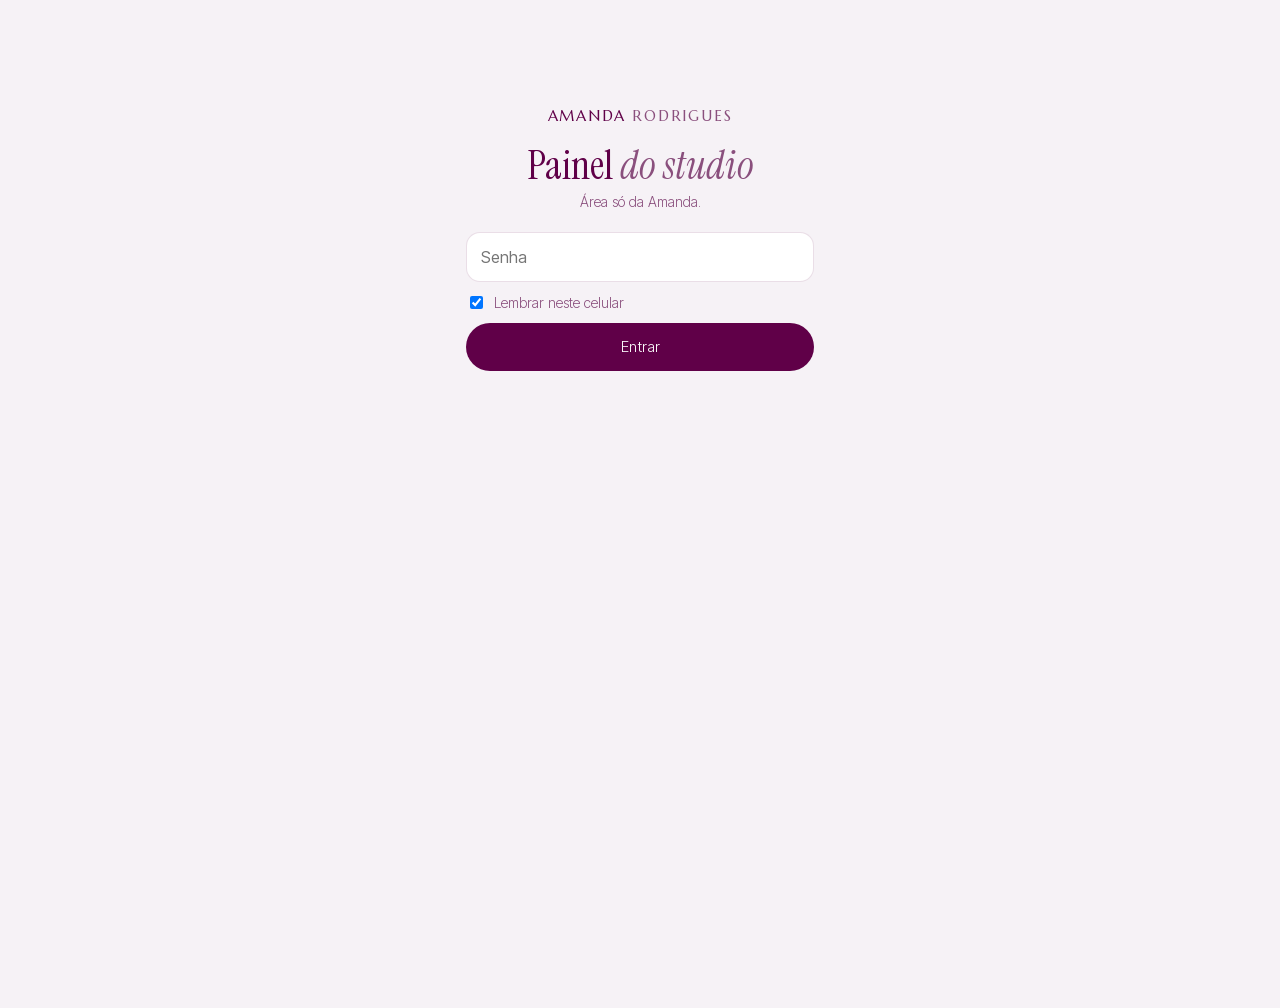
<file: painel-teste/index.html>
<!doctype html>
<html lang="pt-BR">
<head>
<meta charset="utf-8">
<meta name="viewport" content="width=device-width,initial-scale=1,viewport-fit=cover">
<title>Painel · Amanda Rodrigues</title>
<meta name="robots" content="noindex,nofollow">
<meta name="theme-color" content="#600048">
<meta name="apple-mobile-web-app-capable" content="yes">
<meta name="apple-mobile-web-app-title" content="Painel Amanda">
<meta name="apple-mobile-web-app-status-bar-style" content="black-translucent">
<link rel="manifest" href="manifest.webmanifest">
<link rel="icon" href="icone.png">
<link rel="apple-touch-icon" href="icone.png">
<style>
@font-face{font-family:"Marcellus";font-display:swap;src:url(fonts/marcellus-latin.woff2) format("woff2")}
@font-face{font-family:"Instrument Serif";font-style:normal;font-display:swap;src:url(fonts/instrument-serif-normal.woff2) format("woff2")}
@font-face{font-family:"Instrument Serif";font-style:italic;font-display:swap;src:url(fonts/instrument-serif-italic.woff2) format("woff2")}
@font-face{font-family:"Inter Tight";font-weight:300 600;font-display:swap;src:url(fonts/inter-tight-latin.woff2) format("woff2")}
:root{--wh:#fff;--bg:#f6f2f6;--li:#f3d1f4;--li2:#f9e8f9;--pl:#600048;--pl2:#8a4f7d;--mu:#9b6b8f;--line:rgba(96,0,72,.13);--gr:#eceaee;--grt:#5f5963;--ok:#1f7a4d;--okb:#e3f4ea;--sf:"Instrument Serif",Georgia,serif;--mf:"Marcellus",Georgia,serif;--ss:"Inter Tight",system-ui,-apple-system,"Segoe UI",sans-serif}
*,*::before,*::after{box-sizing:border-box}
html{-webkit-text-size-adjust:100%}
body{margin:0;min-height:100vh;background:var(--bg);color:var(--pl);font:300 15px/1.5 var(--ss);-webkit-font-smoothing:antialiased}
button{font:inherit;color:inherit;cursor:pointer}
a{color:inherit}
h1,h2,h3,p{margin:0}
:focus-visible{outline:2px solid var(--pl);outline-offset:2px}
.hd{position:sticky;top:0;z-index:5;background:var(--pl);color:#fff;padding:calc(12px + env(safe-area-inset-top,0px)) 18px 12px;display:flex;align-items:center;justify-content:space-between;gap:10px}
.hd .t{font:400 14px/1 var(--mf);letter-spacing:.12em;text-transform:uppercase}
.hd .t small{display:block;font:300 11px/1.4 var(--ss);letter-spacing:.14em;color:var(--li);margin-top:3px}
.hd .bt{display:flex;gap:6px}
.hd button{background:rgba(255,255,255,.12);border:0;color:#fff;border-radius:999px;padding:8px 12px;font-size:13px}
.hd button:hover{background:rgba(255,255,255,.2)}
.demo{background:#fff2cc;color:#6b5000;font-size:13px;text-align:center;padding:8px 14px}
.wrap{max-width:1180px;margin:0 auto;padding:18px 14px 60px}
.grid{display:grid;gap:16px;align-items:start}
@media(min-width:920px){.grid{grid-template-columns:380px 1fr}}
@media(max-width:919px){.grid.det .ls{display:none}.grid:not(.det) .dt{display:none}}
.pane{background:var(--wh);border-radius:22px;box-shadow:0 12px 34px rgba(96,0,72,.08);padding:16px}
.flt{display:flex;gap:6px;margin-bottom:12px}
.flt button{border:1px solid var(--line);background:var(--wh);border-radius:999px;padding:7px 13px;font-size:13px}
.flt button.on{background:var(--pl);color:#fff;border-color:var(--pl)}
.list{display:grid;gap:8px}
.rq{display:grid;grid-template-columns:1fr auto;gap:2px 10px;text-align:left;border:1px solid var(--line);background:var(--wh);border-radius:16px;padding:12px 14px}
.rq:hover{border-color:var(--pl2)}
.rq.on{border-color:var(--pl);box-shadow:0 0 0 2px var(--li)}
.rq b{font:400 19px/1.15 var(--sf)}
.rq small{color:var(--mu);font-size:13px;grid-column:1}
.rq .badge{grid-row:1/3;grid-column:2;align-self:center}
.badge{display:inline-block;font-size:11px;font-weight:500;border-radius:999px;padding:4px 9px;white-space:nowrap}
.badge.pendente{background:#fff2cc;color:#7a5b00}
.badge.confirmado{background:var(--okb);color:var(--ok)}
.badge.proposta{background:var(--li);color:var(--pl)}
.badge.conversar{background:#ffe1e6;color:#9b1c3a}
.badge.recusado,.badge.cancelado,.badge.expirado{background:var(--gr);color:var(--grt)}
.massa{display:flex;justify-content:flex-end;margin:-4px 0 10px}
.massa button{background:none;border:0;padding:4px 0;color:var(--mu);font-size:13px;text-decoration:underline;cursor:pointer}
.massa button:hover{color:var(--pl)}
.vazio{padding:30px 10px;text-align:center;color:var(--mu)}
.back{background:none;border:0;padding:0;color:var(--mu);font-size:14px;margin-bottom:12px}
@media(min-width:920px){.back.mob{display:none}}
h2.t2{font:400 30px/1.05 var(--sf)}
.t2 em{color:var(--pl2)}
.sub{color:var(--pl2);font-size:14px;margin-top:4px}
.info{display:grid;gap:6px;margin-top:14px;font-size:14px}
.info div{display:flex;gap:8px}
.info b{font-weight:500;min-width:84px;color:var(--mu)}
.obs{margin-top:14px;padding:11px 13px;border-radius:12px;background:var(--li2);font-size:14px;white-space:pre-line}
.obs b{display:block;font:500 10px/1.3 var(--ss);letter-spacing:.18em;text-transform:uppercase;color:var(--mu);margin-bottom:3px}
.warn{margin-top:12px;padding:11px 13px;border-radius:12px;background:#fff2cc;color:#6b5000;font-size:14px}
.good{margin-top:12px;padding:11px 13px;border-radius:12px;background:var(--okb);color:var(--ok);font-size:14px}
.err{margin-top:12px;padding:11px 13px;border-radius:12px;background:#ffe1e6;color:#9b1c3a;font-size:14px}
.act{display:grid;grid-template-columns:1fr 1fr;gap:8px;margin-top:14px}
.b{display:inline-flex;align-items:center;justify-content:center;gap:9px;min-height:48px;border:0;border-radius:999px;background:var(--pl);color:#fff;font-size:15px;padding:0 18px;width:100%;text-decoration:none}
.b:hover{filter:brightness(1.15)}
.b:disabled{opacity:.45;cursor:not-allowed}
.b.o{background:var(--wh);color:var(--pl);border:1px solid var(--pl)}
.b.wa{background:#25d366;color:#05210f}
.b svg{width:19px;height:19px}
.lnk{background:none;border:0;color:var(--mu);font-size:13px;text-decoration:underline;margin-top:12px;padding:0}
.grp{font:500 10px/1 var(--ss);letter-spacing:.2em;text-transform:uppercase;color:var(--mu);margin:18px 0 8px}
.days{display:flex;gap:7px;overflow-x:auto;padding:2px 0 6px;scrollbar-width:none}
.days::-webkit-scrollbar{display:none}
.dy{flex:none;width:56px;border:1px solid var(--line);background:var(--wh);border-radius:14px;padding:8px 0;text-align:center}
.dy small{display:block;font-size:10px;letter-spacing:.1em;text-transform:uppercase;color:var(--mu)}
.dy b{display:block;font:400 22px/1.1 var(--sf)}
.dy em{display:block;font-style:normal;font-size:10px;color:var(--mu)}
.dy.on{background:var(--pl);border-color:var(--pl);color:#fff}.dy.on small,.dy.on em{color:var(--li)}
.dy:disabled{opacity:.3;cursor:not-allowed}
.slots{display:grid;grid-template-columns:repeat(5,1fr);gap:6px;margin-top:10px}
@media(max-width:480px){.slots{grid-template-columns:repeat(4,1fr)}}
.sl{border:1px solid var(--line);background:var(--li2);border-radius:10px;padding:9px 0;font-size:14px;font-weight:500}
.sl:hover,.sl.on{background:var(--pl);color:#fff}
.tl{position:relative;margin-top:30px;height:320px;border-top:1px solid var(--line)}
.cap{position:absolute;top:-20px;font-size:10px;letter-spacing:.14em;text-transform:uppercase;color:var(--mu)}
.hr{position:absolute;left:0;right:0;border-top:1px solid var(--line);font-size:10px;color:var(--mu)}
.hr span{position:absolute;top:-7px;left:0;background:var(--wh);padding-right:5px}
.ev{position:absolute;border-radius:8px;padding:3px 8px;font-size:12px;line-height:1.2;overflow:hidden}
.ev b{font-weight:500}
.ev.p{left:42px;right:calc(50% - 19px);background:var(--gr);color:#47424a;border-left:3px solid #9a949d}
.ev.c{left:calc(50% + 23px);right:0;background:var(--li);color:var(--pl);border-left:3px solid var(--pl)}
.ev.q{left:calc(50% + 23px);right:0;background:#fff7dd;color:#6b5000;border-left:3px dashed #c9a227}
.allday{margin-top:10px;padding:8px 12px;border-radius:10px;background:var(--gr);color:var(--grt);font-size:13px}
.ok{margin-top:14px;padding:16px;border-radius:16px;background:var(--okb)}
.ok h3{font:400 22px/1.1 var(--sf);color:var(--ok)}
.ok p{font-size:14px;color:#2d5c45;margin:4px 0 12px}
.login{max-width:380px;margin:12vh auto 0;padding:0 16px;text-align:center}
.login .lg{font:400 15px/1 var(--mf);letter-spacing:.12em;text-transform:uppercase}
.login .lg em{font-style:normal;color:var(--pl2)}
.login h1{font:400 40px/1 var(--sf);margin:22px 0 6px}
.login h1 em{color:var(--pl2)}
.login form{display:grid;gap:10px;margin-top:20px;text-align:left}
.login input[type=password]{font:400 16px var(--ss);color:var(--pl);border:1px solid var(--line);border-radius:14px;padding:14px;background:var(--wh);width:100%}
.login label.ck{display:flex;align-items:center;gap:8px;font-size:14px;color:var(--pl2)}
.vt{display:flex;gap:6px;max-width:1180px;margin:14px auto 0;padding:0 14px}
.vt button{border:1px solid var(--line);background:var(--wh);border-radius:999px;padding:9px 16px;font-size:14px}
.vt button.on{background:var(--pl);color:#fff;border-color:var(--pl)}
.cal{background:var(--wh);border-radius:22px;box-shadow:0 12px 34px rgba(96,0,72,.08);padding:14px}
.ctb{display:flex;align-items:center;justify-content:space-between;gap:8px;margin-bottom:12px}
.ctb b{font:400 24px/1.1 var(--sf)}
.ctb .nv{display:flex;gap:6px}
.ctb .nv button{border:1px solid var(--line);background:var(--wh);border-radius:999px;padding:7px 12px;font-size:13px}
.ctb .nv button:hover{border-color:var(--pl)}
.leg2{display:flex;flex-wrap:wrap;gap:12px;font-size:12px;color:var(--grt);margin:0 0 10px}
.leg2 span{display:flex;align-items:center;gap:6px}.leg2 i{width:12px;height:12px;border-radius:3px}
.dstrip{display:none;gap:6px;overflow-x:auto;margin-bottom:10px;scrollbar-width:none}
.dstrip::-webkit-scrollbar{display:none}
.cw{display:grid;grid-template-columns:42px repeat(7,minmax(0,1fr))}
.ch{position:sticky;top:0;background:var(--wh);z-index:2;text-align:center;padding:6px 2px;border-bottom:1px solid var(--line);font-size:11px;letter-spacing:.08em;text-transform:uppercase;color:var(--mu)}
.ch b{display:block;font:400 22px/1.1 var(--sf);letter-spacing:0;color:var(--pl)}
.ch.hj b{display:grid;place-items:center;width:34px;height:34px;margin:0 auto;border-radius:50%;background:var(--pl);color:#fff}
.ad2{min-height:24px;padding:3px 2px;border-bottom:1px solid var(--line);display:grid;gap:2px}
.ad2 span{display:block;background:var(--gr);color:#47424a;border-radius:6px;font-size:11px;padding:2px 6px;white-space:nowrap;overflow:hidden;text-overflow:ellipsis}
.tc{position:relative}
.tc .hl{position:absolute;left:0;right:0;border-top:1px solid var(--line)}
.tc .hl span{position:absolute;top:-7px;left:0;font-size:10px;color:var(--mu);background:var(--wh);padding-right:4px}
.dc{position:relative;border-left:1px solid var(--line)}
.dc.fe{background:repeating-linear-gradient(-45deg,#fff 0 8px,#faf6fa 8px 16px)}
.dc .hl{position:absolute;left:0;right:0;border-top:1px solid var(--line)}
.e2{position:absolute;border-radius:7px;padding:3px 6px;font-size:11px;line-height:1.2;overflow:hidden;text-align:left;border:0;margin:0 1px}
.e2 b{display:block;font-weight:500}
.e2.p{background:var(--gr);color:#47424a;border-left:3px solid #9a949d}
.e2.c{background:var(--li);color:var(--pl);border-left:3px solid var(--pl);cursor:pointer}
.e2.q{background:#fff7dd;color:#6b5000;border-left:3px dashed #c9a227;cursor:pointer}
.e2.s{background:var(--li2);color:var(--pl2);border-left:3px dashed var(--pl2);cursor:pointer}
.e2.c:hover,.e2.q:hover,.e2.s:hover{filter:brightness(.96)}
.now{position:absolute;left:0;right:0;border-top:2px solid #e0245e;z-index:1}
.now::before{content:"";position:absolute;left:-4px;top:-5px;width:8px;height:8px;border-radius:50%;background:#e0245e}
@media(max-width:719px){.dstrip{display:flex}.cw{grid-template-columns:42px 1fr}.cw .x{display:none}.ctb b{font-size:20px}}
.load{display:flex;align-items:center;justify-content:center;gap:10px;padding:26px 0;color:var(--mu);font-size:14px}
.load::before{content:"";width:16px;height:16px;border-radius:50%;border:2px solid var(--li);border-top-color:var(--pl);animation:gira .8s linear infinite}
@keyframes gira{to{transform:rotate(360deg)}}
</style>
</head>
<body>
<svg width="0" height="0" style="position:absolute" aria-hidden="true"><symbol id="wa" viewBox="0 0 24 24"><path fill="currentColor" d="M12 2a10 10 0 0 0-8.6 15.1L2 22l5-1.3A10 10 0 1 0 12 2Zm0 18.2c-1.5 0-2.9-.4-4.2-1.2l-.3-.2-3 .8.8-2.9-.2-.3A8.2 8.2 0 1 1 12 20.2Zm4.5-6.1c-.2-.1-1.5-.7-1.7-.8-.2-.1-.4-.1-.6.1l-.8 1c-.1.2-.3.2-.5.1a6.7 6.7 0 0 1-3.3-2.9c-.3-.4.2-.4.7-1.3.1-.2 0-.3 0-.4l-.8-1.8c-.2-.5-.4-.4-.6-.4h-.5a1 1 0 0 0-.7.3 3 3 0 0 0-.9 2.2c0 1.3.9 2.5 1 2.7.1.2 1.8 2.8 4.4 3.9 1.6.7 2.3.8 3.1.6.5-.1 1.5-.6 1.7-1.2.2-.6.2-1.1.2-1.2-.1-.1-.3-.2-.5-.3Z"/></symbol></svg>
<div id="app"></div>
<script src="js/config.js"></script>
<script src="js/agenda.js"></script>
<script>
(function(){
var A=Agenda,D=document,app=D.getElementById("app"),e=A.esc;
var S={view:"pedidos",sem:null,semD:null,dm:null,senha:"",lista:null,filtro:"novos",sel:null,dia:null,modo:null,hs:null,pd:null,ph:null,feito:null,erro:"",ocupado:false};
S.token="";try{S.token=localStorage.getItem("painelToken")||sessionStorage.getItem("painelToken")||"";if(!S.token)S.senha=localStorage.getItem("painelSenha")||sessionStorage.getItem("painelSenha")||""}catch(x){}
function logado(){return!!(S.token||S.senha)}
var NOME={pendente:"Novo pedido",confirmado:"Confirmado",proposta:"Sugestão enviada",conversar:"Quer conversar",recusado:"Recusado",cancelado:"Cancelado",expirado:"Vencido"};
function api(a,d){return A.api(a,Object.assign(S.token?{token:S.token}:{senha:S.senha},d||{})).catch(function(err){if(err.auth===false){sair();S.erro=err.message;render()}throw err})}
function sair(){S.senha="";S.token="";S.lista=null;try{["painelSenha","painelToken"].forEach(function(k){localStorage.removeItem(k);sessionStorage.removeItem(k)})}catch(x){}render()}
function fone(t){var d=A.dig(t);if(d.length===13&&d.indexOf("55")===0)d=d.slice(2);return d.length===11?"("+d.slice(0,2)+") "+d.slice(2,7)+"-"+d.slice(7):d.length===10?"("+d.slice(0,2)+") "+d.slice(2,6)+"-"+d.slice(6):t}
function ped(){return(S.lista||[]).find(function(p){return p.id===S.sel})}
function inicioDe(p){return p.status==="proposta"?{data:p.sdata,hora:p.shora}:{data:p.data,hora:p.hora}}

function render(){
 if(!logado()){app.innerHTML='<div class="login"><div class="lg">Amanda <em>Rodrigues</em></div><h1>Painel <em>do studio</em></h1><p class="sub">Área só da Amanda.</p>'+(A.demo?'<div class="warn" style="text-align:left">🧪 Modo demonstração: a senha é <b>demo</b>.</div>':'')+
  '<form id="lg"><input type="password" name="s" placeholder="Senha" required autocomplete="current-password"><label class="ck"><input type="checkbox" name="l" checked> Lembrar neste celular</label>'+(S.erro?'<div class="err">'+e(S.erro)+'</div>':'')+'<button class="b"'+(S.ocupado?" disabled":"")+'>'+(S.ocupado?"Entrando…":"Entrar")+'</button></form></div>';return}
 var novos=(S.lista||[]).filter(function(p){return p.status==="pendente"||p.status==="conversar"});
 var h='<header class="hd"><div class="t">Amanda Rodrigues<small>Painel de agendamentos</small></div><div class="bt"><button data-refresh>↻ Atualizar</button><button data-sair>Sair</button></div></header>'+(A.demo?'<div class="demo">🧪 Modo demonstração: dados de exemplo, nada é salvo na agenda de verdade.</div>':'');
 h+='<nav class="vt"><button class="'+(S.view==="pedidos"?"on":"")+'" data-v="pedidos">📋 Pedidos'+(novos.length?' ('+novos.length+')':'')+'</button><button class="'+(S.view==="agenda"?"on":"")+'" data-v="agenda">🗓 Agenda</button></nav>';
 if(S.view==="agenda"){app.innerHTML=h+'<div class="wrap">'+calendario()+'</div>';var hj=D.querySelector(".now");return}
 h+='<div class="wrap"><div class="grid'+(S.sel?" det":"")+'"><section class="pane ls">';
 h+='<div class="flt"><button class="'+(S.filtro==="novos"?"on":"")+'" data-f="novos">Precisam de resposta ('+novos.length+')</button><button class="'+(S.filtro==="todos"?"on":"")+'" data-f="todos">Todos</button></div>';
 if(!S.lista)h+='<div class="load">Carregando pedidos…</div>';
 else{var L=S.filtro==="novos"?novos:S.lista;
  var pend=(S.lista||[]).filter(function(p){return p.status==="pendente"});
  if(S.filtro==="novos"&&pend.length>1)h+='<div class="massa"><button data-massa>Recusar todos os '+pend.length+' pedidos novos</button></div>';
  h+=L.length?'<div class="list">'+L.map(function(p){var i=inicioDe(p);return'<button class="rq'+(p.id===S.sel?" on":"")+'" data-r="'+p.id+'"><b>'+(p.conflitos&&p.conflitos.length?"⚠️ ":"")+e(p.nome)+'</b><small>'+e(p.itens.map(function(x){return x.tec}).join(" + "))+'<br>'+A.dt(i.data)+' · '+i.hora+'</small><span class="badge '+p.status+'">'+NOME[p.status]+'</span></button>'}).join("")+'</div>':'<div class="vazio">'+(S.filtro==="novos"?"Nenhum pedido esperando resposta 🩷":"Nenhum pedido ainda.")+'</div>'}
 h+='</section><section class="pane dt">'+detalhe()+'</section></div></div>';
 app.innerHTML=h}

function detalhe(){var p=ped();if(!p)return'<div class="vazio">Escolha um pedido na lista.</div>';
 var i=inicioDe(p),fim=A.hm(A.amin(i.hora)+p.min),h='<button class="back mob" data-voltar>← Pedidos</button>';
 h+='<h2 class="t2">'+e(p.nome)+' <em>'+(p.status==="pendente"?"pediu":"")+'</em></h2><p class="sub">'+e(A.rot(p.itens))+'</p>';
 h+='<div class="info"><div><b>Quando</b><span>'+A.dt(i.data)+' · '+i.hora+' às '+fim+'</span></div><div><b>WhatsApp</b><span>'+e(fone(p.tel))+'</span></div><div><b>Situação</b><span class="badge '+p.status+'">'+NOME[p.status]+'</span></div></div>';
 if(p.obs)h+='<div class="obs"><b>📝 Observação da cliente</b>'+e(p.obs)+'</div>';
 if(S.feito&&S.feito.id===p.id){var link=A.wa(A.waNum(p.tel),S.feito.msg);
  h+='<div class="ok"><h3>'+(S.feito.tipo==="conf"?"Confirmado na tua agenda ✓":"Sugestão registrada ✓")+'</h3><p>Agora manda pra '+e(p.nome)+' no WhatsApp. A mensagem já vai pronta, é só tocar em enviar.</p><a class="b wa" href="'+link+'" target="_blank" rel="noopener"><svg><use href="#wa"/></svg>Enviar no WhatsApp</a></div>'}
 if(S.erro)h+='<div class="err">'+e(S.erro)+'</div>';
 if(p.status==="pendente"||p.status==="conversar"){
  if(p.status==="conversar")h+='<div class="warn">💬 A cliente não aceitou o horário sugerido e quer conversar. Tu pode sugerir outro.</div>';
  h+=(p.conflitos&&p.conflitos.length)?'<div class="warn">⚠️ Conflita com '+(p.conflitos[0].cliente?"uma cliente":"teu compromisso")+': <b>'+e(p.conflitos[0].titulo)+'</b>'+(p.conflitos[0].diaInteiro?" (dia inteiro)":" ("+p.conflitos[0].ini+"–"+p.conflitos[0].fim+")")+'. Que tal sugerir outro horário?</div>':(p.status==="pendente"?'<div class="good">✓ Tua agenda está livre nesse horário.</div>':'');
  if(S.modo==="sug")h+=sugerir(p);
  else h+='<div class="act"><button class="b wa" data-conf'+(S.ocupado?" disabled":"")+'><svg><use href="#wa"/></svg>Confirmar</button><button class="b o" data-sug>Sugerir outro horário</button></div><button class="lnk" data-rec>Não vou conseguir atender (recusar)</button>'}
 else if(p.status==="confirmado"&&!(S.feito&&S.feito.id===p.id))h+='<div class="good">✓ Confirmado e salvo no teu Google Agenda.</div><a class="b o" style="margin-top:10px" target="_blank" rel="noopener" href="'+A.wa(A.waNum(p.tel),A.MSG.conf(p))+'"><svg><use href="#wa"/></svg>Reenviar confirmação</a>';
 else if(p.status==="proposta"&&!(S.feito&&S.feito.id===p.id))h+='<div class="obs"><b>💬 Esperando a cliente aceitar</b>Tu sugeriu '+A.dt(p.sdata)+' às '+p.shora+'.</div><a class="b o" style="margin-top:10px" target="_blank" rel="noopener" href="'+A.wa(A.waNum(p.tel),A.MSG.prop(p))+'"><svg><use href="#wa"/></svg>Reenviar sugestão</a>';
 h+='<p class="sub" style="margin-top:20px">Tua agenda em '+A.dt(S.modo==="sug"&&S.pd?S.pd:i.data)+':</p>'+agenda();
 return h}

function sugerir(p){var h='<div class="grp">Sugerir outro dia</div>';
 if(!S.hs)return h+'<div class="load">Buscando teus horários livres…</div>';
 h+='<div class="days">'+S.hs.filter(function(d){return d.horarios.length}).map(function(d){var x=A.parse(d.data);return'<button class="dy'+(S.pd===d.data?" on":"")+'" data-pd="'+d.data+'"><small>'+A.DS[x.getDay()]+'</small><b>'+x.getDate()+'</b><em>'+A.MN[x.getMonth()]+'</em></button>'}).join("")+'</div>';
 if(S.pd){var d=S.hs.find(function(x){return x.data===S.pd});h+='<div class="slots">'+d.horarios.map(function(m){return'<button class="sl'+(S.ph===m?" on":"")+'" data-ph="'+m+'">'+m+'</button>'}).join("")+'</div>'}
 return h+'<div class="act"><button class="b o" data-cancel>Cancelar</button><button class="b wa" data-envsug'+(!S.ph||S.ocupado?" disabled":"")+'><svg><use href="#wa"/></svg>Enviar sugestão</button></div>'}

function agenda(){if(!S.dia)return'<div class="load">Carregando tua agenda…</div>';
 var A0=540,A1=1080,PX=320/(A1-A0),h="";
 S.dia.eventos.filter(function(x){return x.diaInteiro}).forEach(function(x){h+='<div class="allday">'+e(x.titulo)+' (dia inteiro)</div>'});
 h+='<div class="tl"><span class="cap" style="left:42px">Pessoal</span><span class="cap" style="left:calc(50% + 23px)">Clientes</span>';
 for(var m=A0;m<=A1;m+=60)h+='<div class="hr" style="top:'+((m-A0)*PX)+'px"><span>'+A.hm(m)+'</span></div>';
 function box(cls,ini,fim,txt,cor){var a=Math.max(A.amin(ini),A0),b=Math.min(A.amin(fim)||A1,A1);if(b<=A0||a>=A1)return"";return'<div class="ev '+cls+'" style="'+estilo(cor||"11",cls)+'top:'+((a-A0)*PX+1)+'px;height:'+Math.max((b-a)*PX-2,16)+'px">'+txt+'</div>'}
 S.dia.eventos.filter(function(x){return!x.diaInteiro}).forEach(function(x){h+=box(x.cliente?"c":"p",x.ini,x.fim,'<b>'+e(x.titulo)+'</b> '+x.ini+'–'+x.fim,x.cor)});
 S.dia.pedidos.forEach(function(x){h+=box(x.status==="confirmado"?"c":"q",x.ini,x.fim,'<b>'+e(x.nome)+'</b> '+(x.status==="confirmado"?x.ini+'–'+x.fim:x.status==="proposta"?"(sugerido)":"(aguardando)"),x.cor||A.corDe(x.itens))});
 return h+'</div>'}

function estilo(cor,t){var c=A.CORES[cor]||A.CORES["11"];return"background:"+c+"2e;color:#2b2230;border-left:3px "+(t==="q"||t==="s"?"dashed":"solid")+" "+c+";"}
function ymd(d){return d.getFullYear()+"-"+String(d.getMonth()+1).padStart(2,"0")+"-"+String(d.getDate()).padStart(2,"0")}
function segunda(d){var x=new Date(d);x.setHours(0,0,0,0);var w=(x.getDay()+6)%7;x.setDate(x.getDate()-w);return x}
function carregarSemana(){if(!S.sem)S.sem=ymd(segunda(new Date()));S.semD=null;render();
 api("admin.periodo",{inicio:S.sem,dias:7}).then(function(r){S.semD=r.dias;if(S.dm===null){var t=ymd(new Date()),k=r.dias.findIndex(function(d){return d.data===t});S.dm=k<0?0:k}render()}).catch(function(err){S.erro=err.message;render()})}
function calendario(){
 if(!S.sem)S.sem=ymd(segunda(new Date()));
 var b=A.parse(S.sem),f=new Date(b);f.setDate(b.getDate()+6);
 var tit=b.getDate()+(b.getMonth()!==f.getMonth()?" "+A.MN[b.getMonth()]:"")+" – "+f.getDate()+" "+A.MN[f.getMonth()];
 var h='<div class="cal"><div class="ctb"><b>'+tit+'</b><div class="nv"><button data-sem="-1" aria-label="Semana anterior">←</button><button data-sem="0">Hoje</button><button data-sem="1" aria-label="Próxima semana">→</button></div></div>';
 var LG=[["11","Pessoal"],["9","Manutenção de cílios"],["5","Nova aplicação"],["2","Sobrancelha"],["1","Micro e brow"]];
 h+='<div class="leg2">'+LG.map(function(x){var c=A.CORES[x[0]];return'<span><i style="background:'+c+'33;border-left:3px solid '+c+'"></i>'+x[1]+'</span>'}).join("")+'<span><i style="border:1.5px dashed #9b6b8f;background:#fff"></i>Tracejado = aguardando resposta</span></div>';
 if(S.erro)h+='<div class="err">'+e(S.erro)+'</div>';
 if(!S.semD)return h+'<div class="load">Carregando tua agenda…</div></div>';
 var hoje=ymd(new Date()),H0=7,H1=23,PX=42,alt=(H1-H0)*PX;
 h+='<div class="dstrip">'+S.semD.map(function(d,k){var x=A.parse(d.data),n=d.eventos.length+d.pedidos.length;return'<button class="dy'+(k===S.dm?" on":"")+'" data-dm="'+k+'"><small>'+A.DS[x.getDay()]+'</small><b>'+x.getDate()+'</b><em>'+(n?n+(n>1?" itens":" item"):"livre")+'</em></button>'}).join("")+'</div>';
 h+='<div class="cw"><div class="ch" style="border:0"></div>'+S.semD.map(function(d,k){var x=A.parse(d.data);return'<div class="ch'+(d.data===hoje?" hj":"")+(k!==S.dm?" x":"")+'">'+A.DS[x.getDay()]+'<b>'+x.getDate()+'</b></div>'}).join("");
 h+='<div class="ad2" style="border:0"></div>'+S.semD.map(function(d,k){return'<div class="ad2'+(k!==S.dm?" x":"")+'">'+d.eventos.filter(function(x){return x.diaInteiro}).map(function(x){return'<span style="'+estilo(x.cor||"11","p")+'" title="'+e(x.titulo)+'">'+e(x.titulo)+'</span>'}).join("")+'</div>'}).join("");
 var hl="";for(var m=H0;m<=H1;m++)hl+='<div class="hl" style="top:'+((m-H0)*PX)+'px"></div>';
 var tc='<div class="tc" style="height:'+alt+'px">';for(var m2=H0;m2<H1;m2++)tc+='<div class="hl" style="top:'+((m2-H0)*PX)+'px;border:0"><span>'+String(m2).padStart(2,"0")+'h</span></div>';h+=tc+'</div>';
 S.semD.forEach(function(d,k){var x=A.parse(d.data),fe=[0,1].indexOf(x.getDay())>=0;
  var it=d.eventos.filter(function(v){return!v.diaInteiro}).map(function(v){return{t:v.cliente?"c":"p",cor:v.cor||"11",a:A.amin(v.ini),b:A.amin(v.fim)||1440,txt:'<b>'+(v.cliente?"🩷 ":"")+e(v.titulo)+'</b>'+v.ini+'–'+v.fim}})
   .concat(d.pedidos.map(function(p){var cls=p.status==="confirmado"?"c":p.status==="proposta"?"s":"q";return{t:cls,cor:p.cor||A.corDe(p.itens),id:p.id,a:A.amin(p.ini),b:A.amin(p.fim),txt:'<b>'+(cls==="c"?"🩷 ":cls==="q"?"⏳ ":"💬 ")+e(p.nome)+'</b>'+e(p.itens.map(function(i){return i.tec}).join(" + "))+'<br>'+p.ini+'–'+p.fim}}));
  it.sort(function(u,v){return u.a-v.a});var lanes=[];it.forEach(function(v){var L=0;while(lanes[L]&&lanes[L]>v.a)L++;lanes[L]=v.b;v.l=L});var nl=Math.max(lanes.length,1);
  var col='<div class="dc'+(fe?" fe":"")+(k!==S.dm?" x":"")+'" style="height:'+alt+'px">'+hl;
  it.forEach(function(v){var a=Math.max(v.a,H0*60),bb=Math.min(v.b,H1*60);if(bb<=a)return;var top=(a-H0*60)/60*PX,hh=Math.max((bb-a)/60*PX-2,18);
   col+=(v.id?'<button data-go="'+v.id+'"':'<div')+' class="e2 '+v.t+'" style="'+estilo(v.cor,v.t)+'top:'+top+'px;height:'+hh+'px;left:'+(v.l/nl*100)+'%;width:calc('+(100/nl)+'% - 2px)">'+v.txt+(v.id?'</button>':'</div>')});
  if(d.data===hoje){var nm=new Date(),mm=nm.getHours()*60+nm.getMinutes();if(mm>H0*60&&mm<H1*60)col+='<div class="now" style="top:'+((mm-H0*60)/60*PX)+'px"></div>'}
  h+=col+'</div>'});
 return h+'</div></div>'}
function carregar(){return api("admin.lista").then(function(r){S.lista=r.pedidos;render();if(S.sel)carregarDia()}).catch(function(err){S.erro=err.message;render()})}
function carregarDia(){var p=ped();if(!p)return;var d=S.modo==="sug"&&S.pd?S.pd:inicioDe(p).data;S.dia=null;render();
 api("admin.dia",{data:d}).then(function(r){S.dia=r;render()}).catch(function(){})}

app.addEventListener("submit",function(ev){ev.preventDefault();var f=ev.target;if(f.id!=="lg")return;var s=f.s.value;S.ocupado=true;S.erro="";render();
 A.api("admin.login",{senha:s}).then(function(r){S.ocupado=false;var st=(f.l&&f.l.checked?localStorage:sessionStorage);
  if(r&&r.token){S.token=r.token;S.senha="";try{st.setItem("painelToken",r.token);localStorage.removeItem("painelSenha");sessionStorage.removeItem("painelSenha")}catch(x){}}
  else{S.senha=s;try{st.setItem("painelSenha",s)}catch(x){}}
  render();carregar()})
 .catch(function(err){S.ocupado=false;S.erro=err.message||"Senha incorreta";render()})});
app.addEventListener("click",function(ev){var t=ev.target.closest("button");if(!t||t.closest("form"))return;var p=ped();
 if(t.hasAttribute("data-sair"))return sair();
 if(t.hasAttribute("data-massa")){var ps=(S.lista||[]).filter(function(p){return p.status==="pendente"});
  if(!confirm("Recusar os "+ps.length+" pedidos novos? Use isso pra limpar pedidos falsos. Os horários voltam a ficar livres."))return;
  return api("admin.recusarVarios",{ids:ps.map(function(p){return p.id})}).then(function(r){S.erro="";S.sel=null;return carregar()}).catch(function(err){S.erro=err.message==="Ação desconhecida"?"Atualize a ponte pra usar esse botão.":err.message;render()})}
 if(t.hasAttribute("data-refresh")){S.lista=null;render();carregar();if(S.view==="agenda")carregarSemana();return}
 if(t.dataset.v){S.view=t.dataset.v;S.erro="";if(S.view==="agenda")carregarSemana();else render();return}
 if(t.dataset.sem!==undefined){var n=+t.dataset.sem;if(n===0){S.sem=null;S.dm=null}else{var bs=A.parse(S.sem);bs.setDate(bs.getDate()+7*n);S.sem=ymd(bs);S.dm=0}return carregarSemana()}
 if(t.dataset.dm!==undefined){S.dm=+t.dataset.dm;return render()}
 if(t.dataset.go){S.view="pedidos";S.sel=t.dataset.go;S.modo=null;S.hs=null;S.pd=S.ph=null;S.feito=null;S.erro="";render();scrollTo(0,0);return carregarDia()}
 if(t.dataset.f){S.filtro=t.dataset.f;return render()}
 if(t.dataset.r){S.sel=t.dataset.r;S.modo=null;S.hs=null;S.pd=S.ph=null;S.feito=null;S.erro="";render();scrollTo(0,0);return carregarDia()}
 if(t.hasAttribute("data-voltar")){S.sel=null;S.feito=null;return render()}
 if(t.hasAttribute("data-conf")){S.ocupado=true;S.erro="";render();
  return api("admin.confirmar",{id:p.id}).then(function(){var i=inicioDe(p);var q=Object.assign({},p,{data:i.data,hora:i.hora});S.feito={id:p.id,tipo:"conf",msg:A.MSG.conf(q)};S.ocupado=false;return carregar()}).catch(function(err){S.ocupado=false;S.erro=err.message;render()})}
 if(t.hasAttribute("data-sug")){S.modo="sug";S.hs=null;S.pd=S.ph=null;render();return api("admin.horarios",{id:p.id}).then(function(r){S.hs=r.dias;render()}).catch(function(err){S.erro=err.message;S.modo=null;render()})}
 if(t.hasAttribute("data-cancel")){S.modo=null;S.pd=S.ph=null;render();return carregarDia()}
 if(t.dataset.pd){S.pd=t.dataset.pd;S.ph=null;render();return carregarDia()}
 if(t.dataset.ph){S.ph=t.dataset.ph;return render()}
 if(t.hasAttribute("data-envsug")){S.ocupado=true;S.erro="";render();var pd=S.pd,ph=S.ph;
  return api("admin.sugerir",{id:p.id,data:pd,hora:ph}).then(function(){S.feito={id:p.id,tipo:"prop",msg:A.MSG.prop(Object.assign({},p,{sdata:pd,shora:ph}))};S.modo=null;S.ocupado=false;return carregar()}).catch(function(err){S.ocupado=false;S.erro=err.message;render()})}
 if(t.hasAttribute("data-rec")){if(!confirm("Recusar o pedido de "+p.nome+"? Lembra de avisar ela no WhatsApp."))return;
  return api("admin.recusar",{id:p.id}).then(carregar).catch(function(err){S.erro=err.message;render()})}
});
/* atualiza sozinho a cada 1 minuto com o painel aberto */
setInterval(function(){if(logado()&&!D.hidden&&!S.ocupado&&S.modo!=="sug"){api("admin.lista").then(function(r){S.lista=r.pedidos;if(S.view!=="agenda")render()}).catch(function(){});if(S.view==="agenda"&&S.sem)api("admin.periodo",{inicio:S.sem,dias:7}).then(function(r){S.semD=r.dias;render()}).catch(function(){})}},60000);
render();if(logado())carregar();
})();
</script>
</body>
</html>
</file>
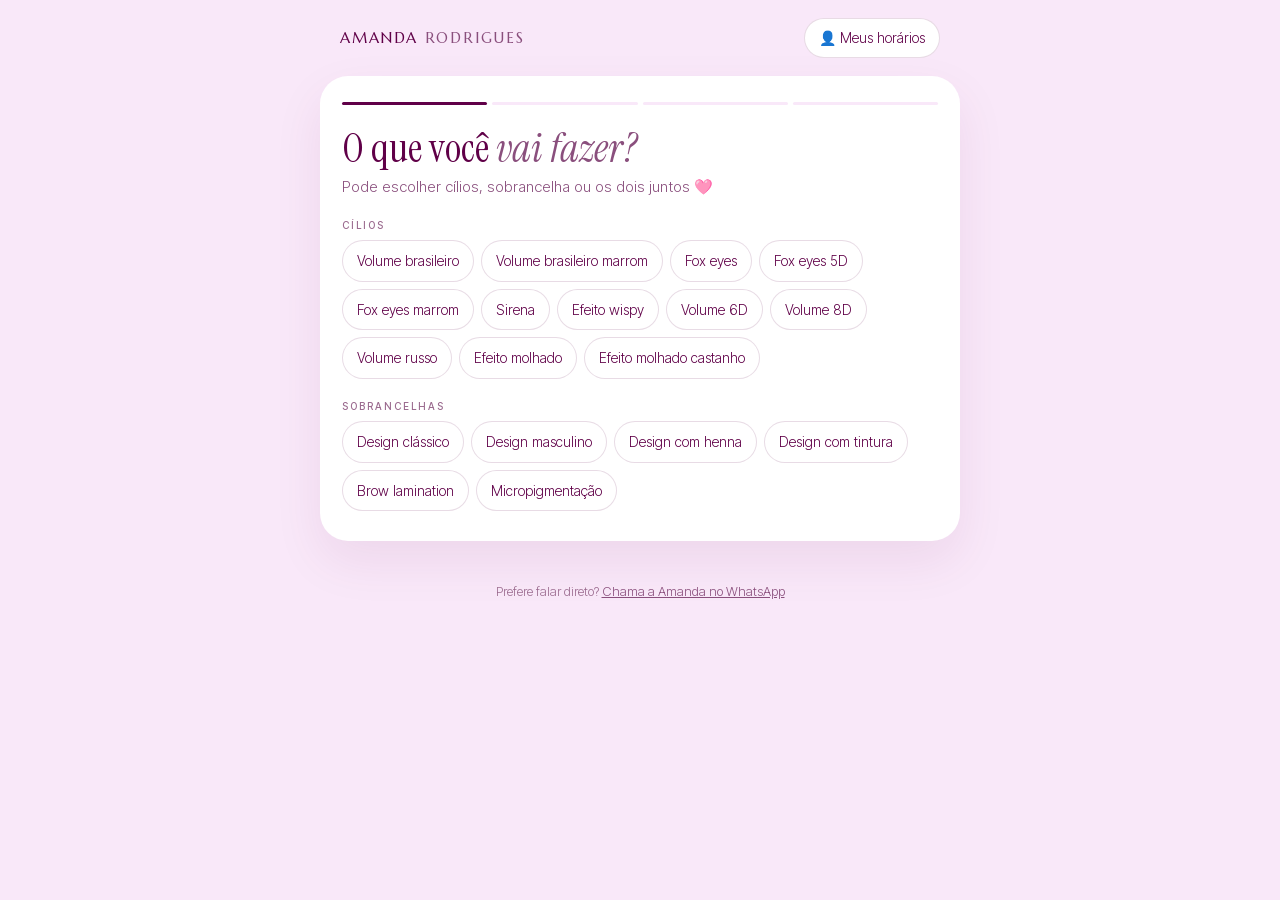
<file: agendar.html>
<!doctype html>
<html lang="pt-BR">
<head>
<meta charset="utf-8">
<meta name="viewport" content="width=device-width,initial-scale=1,viewport-fit=cover">
<title>Agendar horário · Amanda Rodrigues</title>
<meta name="description" content="Escolha a técnica, o dia e o horário no Studio Amanda Rodrigues.">
<meta name="theme-color" content="#f9e8f9">
<meta name="robots" content="noindex">
<link rel="stylesheet" href="css/agenda.css">
</head>
<body>
<svg width="0" height="0" style="position:absolute" aria-hidden="true"><symbol id="wa" viewBox="0 0 24 24"><path fill="currentColor" d="M12 2a10 10 0 0 0-8.6 15.1L2 22l5-1.3A10 10 0 1 0 12 2Zm0 18.2c-1.5 0-2.9-.4-4.2-1.2l-.3-.2-3 .8.8-2.9-.2-.3A8.2 8.2 0 1 1 12 20.2Zm4.5-6.1c-.2-.1-1.5-.7-1.7-.8-.2-.1-.4-.1-.6.1l-.8 1c-.1.2-.3.2-.5.1a6.7 6.7 0 0 1-3.3-2.9c-.3-.4.2-.4.7-1.3.1-.2 0-.3 0-.4l-.8-1.8c-.2-.5-.4-.4-.6-.4h-.5a1 1 0 0 0-.7.3 3 3 0 0 0-.9 2.2c0 1.3.9 2.5 1 2.7.1.2 1.8 2.8 4.4 3.9 1.6.7 2.3.8 3.1.6.5-.1 1.5-.6 1.7-1.2.2-.6.2-1.1.2-1.2-.1-.1-.3-.2-.5-.3Z"/></symbol></svg>
<header class="top"><a class="brand" href="./">Amanda <em>Rodrigues</em></a><a class="lnk" href="meus.html">👤 Meus horários</a></header>
<div id="demo"></div>
<main class="card"><div class="steps"><i></i><i></i><i></i><i></i></div><div id="v" aria-live="polite"></div></main>
<p class="foot">Prefere falar direto? <a id="wadir" href="#" target="_blank" rel="noopener">Chama a Amanda no WhatsApp</a></p>
<script src="js/config.js"></script>
<script src="js/agenda.js"></script>
<script>
(function(){
var A=Agenda,D=document,v=D.getElementById("v"),DUR={col:120,man:105,sob:45},DTEC={"Micropigmentação":105,"Brow lamination":90};
var S={p:0,cil:null,ct:null,sob:null,dias:null,dia:null,hora:null,carregando:false,erro:"",res:null};
D.getElementById("wadir").href=A.wa(A.CFG.WHATS,"Oi, Amanda! Vim pelo teu site 🩷");
if(A.demo)D.getElementById("demo").innerHTML='<div class="demo">🧪 <b>Modo demonstração:</b> os horários são de exemplo e nada é enviado de verdade.</div>';
/* técnica vinda do catálogo: agendar.html?tec=Fox%20eyes */
var q=new URLSearchParams(location.search).get("tec");
if(q){if(A.TEC.cilios.indexOf(q)>=0)S.cil=q;else if(A.TEC.sobrancelhas.indexOf(q)>=0)S.sob=q}
function itens(){var a=[];if(S.cil&&S.ct)a.push({tec:S.cil,tipo:S.ct});if(S.sob)a.push({tec:S.sob,tipo:"sob"});return a}
function min(){return itens().reduce(function(t,i){return t+(DTEC[i.tec]||DUR[i.tipo])},0)}
function passos(){D.querySelectorAll(".steps i").forEach(function(x,k){x.classList.toggle("on",k<=S.p)})}
function e(s){return A.esc(s)}
function render(){passos();var h="";
 if(S.p===0){var it=itens();
  h='<h1 class="t2">O que você <em>vai fazer?</em></h1><p class="sub">Pode escolher cílios, sobrancelha ou os dois juntos 🩷</p>';
  h+='<div class="grp">Cílios</div><div class="chips">'+A.TEC.cilios.map(function(t){return'<button class="chip'+(S.cil===t?" on":"")+'" data-cil="'+e(t)+'">'+e(t)+'</button>'}).join("")+'</div>';
  if(S.cil)h+='<div class="tipo"><button class="tp'+(S.ct==="col"?" on":"")+'" data-ct="col"><b>1ª colocação</b><small>cerca de '+A.dur(DUR.col)+'</small></button><button class="tp'+(S.ct==="man"?" on":"")+'" data-ct="man"><b>Manutenção</b><small>cerca de '+A.dur(DUR.man)+'</small></button></div>';
  h+='<div class="grp">Sobrancelhas</div><div class="chips">'+A.TEC.sobrancelhas.map(function(t){return'<button class="chip'+(S.sob===t?" on":"")+'" data-sob="'+e(t)+'">'+e(t)+'</button>'}).join("")+'</div>';
  if(S.cil&&!S.ct)h+='<div class="hint">Escolha se é <b>1ª colocação</b> ou <b>manutenção</b> 👆</div>';
  if(it.length)h+='<div class="sum" style="margin-top:20px"><span>Teu atendimento'+(it.length>1?" (combo)":"")+':</span><b>'+e(A.rot(it))+'</b><span>cerca de '+A.dur(min())+'</span></div><button class="b" style="margin-top:12px" data-go>Escolher dia e horário →</button>'}
 if(S.p===1){
  h='<h1 class="t2">Escolha o <em>dia e horário</em></h1><p class="sub">'+e(A.rot(itens()))+' · '+A.dur(min())+'</p>';
  if(S.carregando)h+='<div class="load">Buscando horários livres…</div>';
  else if(S.erro)h+='<div class="warn">'+e(S.erro)+'</div><button class="b o" style="margin-top:12px" data-retry>Tentar de novo</button>';
  else{var ds=S.dias||[],abertos=ds.filter(function(d){return d.horarios.length});
   if(!abertos.length)h+='<div class="none">Não há horários livres nas próximas semanas. Chama a Amanda no WhatsApp 🩷</div>';
   else{if(!S.dia||!ds.some(function(d){return d.data===S.dia&&d.horarios.length}))S.dia=abertos[0].data;
    h+='<div class="days">'+ds.filter(function(d){return [0,1].indexOf(d.semana)<0||d.horarios.length}).map(function(d){var x=A.parse(d.data);return'<button class="dy'+(d.data===S.dia?" on":"")+'" data-d="'+d.data+'"'+(d.horarios.length?"":" disabled")+'><small>'+A.DS[x.getDay()]+'</small><b>'+x.getDate()+'</b><em>'+A.MN[x.getMonth()]+'</em></button>'}).join("")+'</div>';
    var dd=ds.find(function(d){return d.data===S.dia});
    h+='<div class="slots">'+dd.horarios.map(function(m){return'<button class="sl" data-h="'+m+'">'+m+'</button>'}).join("")+'</div><p class="sub" style="margin-top:12px;font-size:13px">Só aparecem os horários livres.</p>'}}
  h+='<button class="back" data-back>← Trocar técnica</button>'}
 if(S.p===2){if(!S.t0)S.t0=Date.now();var F=S.f||{},fim=A.hm(A.amin(S.hora)+min());
  h='<h1 class="t2">Seus <em>dados</em></h1><div class="sum"><span>'+e(A.rot(itens()))+'</span><b>'+A.dt(S.dia)+' · '+S.hora+' às '+fim+'</b></div>'+
  '<form id="fm"><div class="hp" aria-hidden="true"><label>Site<input name="site" tabindex="-1" autocomplete="off"></label></div><label>Nome<input name="n" required maxlength="60" autocomplete="given-name" value="'+e(F.nome||"")+'"></label><label>WhatsApp<input name="t" required inputmode="tel" autocomplete="tel" placeholder="(51) 90000-0000" value="'+e(F.tel||"")+'"></label>'+
  '<label><span>Observação <span style="text-transform:none;letter-spacing:0">(opcional)</span></span><textarea name="o" rows="3" maxlength="300" placeholder="Ex.: é minha primeira vez, tenho alergia a algum produto, quero um efeito mais natural…">'+e(F.obs||"")+'</textarea></label>'+
  (S.erro?'<div class="warn">'+e(S.erro)+'</div>':'')+'<button class="b"'+(S.carregando?" disabled":"")+'>'+(S.carregando?"Reservando…":"Reservar horário")+'</button></form>'+
  '<p class="sub" style="margin-top:10px;font-size:13px">O horário fica reservado até a Amanda confirmar pelo WhatsApp.</p><p class="priv">🔒 Teu nome, WhatsApp e observação são usados só pra organizar o teu atendimento e ficam guardados com a Amanda. Nada é compartilhado com outras pessoas.</p><button class="back" data-back>← Trocar horário</button>'}
 if(S.p===3){var r=S.res;
  h='<div class="status"><div class="ic">🩷</div><h1 class="t2">Horário <em>reservado!</em></h1><div class="sum"><span>'+e(A.rot(r.itens))+'</span><b>'+A.dt(r.data)+' · '+r.hora+'</b><span><span class="badge pendente">Aguardando a Amanda confirmar</span></span></div>'+
  '<p><b>Último passo:</b> manda o pedido pra Amanda no WhatsApp. A mensagem já vai pronta, é só tocar em enviar.</p>'+
  '<a class="b wa" style="margin-top:16px" href="'+A.wa(A.CFG.WHATS,A.MSG.pedido(r))+'" target="_blank" rel="noopener"><svg><use href="#wa"/></svg>Enviar pedido no WhatsApp</a>'+
  '<p style="margin-top:18px">Teu código pra acompanhar em <b>Meus horários</b>:</p><div class="code">'+r.cod+'</div>'+
  '<a class="b o" style="margin-top:18px" href="'+A.linkMeus(r.tel,r.cod).replace(A.CFG.SITE||"","")+'">Ver meus horários</a></div>'}
 v.innerHTML=h}
function buscar(){S.carregando=true;S.erro="";render();
 A.api("horarios",{itens:itens()}).then(function(r){S.dias=r.dias;S.carregando=false;render()}).catch(function(err){S.carregando=false;S.erro="Não consegui carregar os horários. "+err.message;render()})}
v.addEventListener("click",function(ev){var t=ev.target.closest("button");if(!t||t.closest("form"))return;
 if(t.dataset.cil){S.cil=S.cil===t.dataset.cil?null:t.dataset.cil;if(!S.cil)S.ct=null}
 else if(t.dataset.ct)S.ct=t.dataset.ct;
 else if(t.dataset.sob)S.sob=S.sob===t.dataset.sob?null:t.dataset.sob;
 else if(t.hasAttribute("data-go")){S.p=1;S.dia=null;scrollTo(0,0);return buscar()}
 else if(t.hasAttribute("data-retry"))return buscar();
 else if(t.dataset.d)S.dia=t.dataset.d;
 else if(t.dataset.h){S.hora=t.dataset.h;S.p=2;S.erro="";scrollTo(0,0)}
 else if(t.hasAttribute("data-back")){S.erro="";S.p--;S.t0=null;if(S.p===1)return buscar()}
 else return;render()});
v.addEventListener("submit",function(ev){ev.preventDefault();var f=ev.target;if(S.carregando)return;
 var dados={nome:f.n.value.trim(),tel:f.t.value,obs:f.o.value.trim(),itens:itens(),data:S.dia,hora:S.hora,hp:f.site.value,ms:Date.now()-(S.t0||Date.now())};
 S.f=dados;if(A.dig(dados.tel).length<10){S.erro="Confere o WhatsApp com DDD, por favor.";return render()}
 S.carregando=true;S.erro="";render();
 A.api("pedir",dados).then(function(r){S.carregando=false;S.res=Object.assign({},dados,{tel:A.dig(dados.tel),cod:r.cod,id:r.id});delete S.res.hp;delete S.res.ms;S.t0=null;S.p=3;render();scrollTo(0,0)})
 .catch(function(err){S.carregando=false;S.erro=err.message;render()})});
render();
})();
</script>
</body>
</html>
</file>
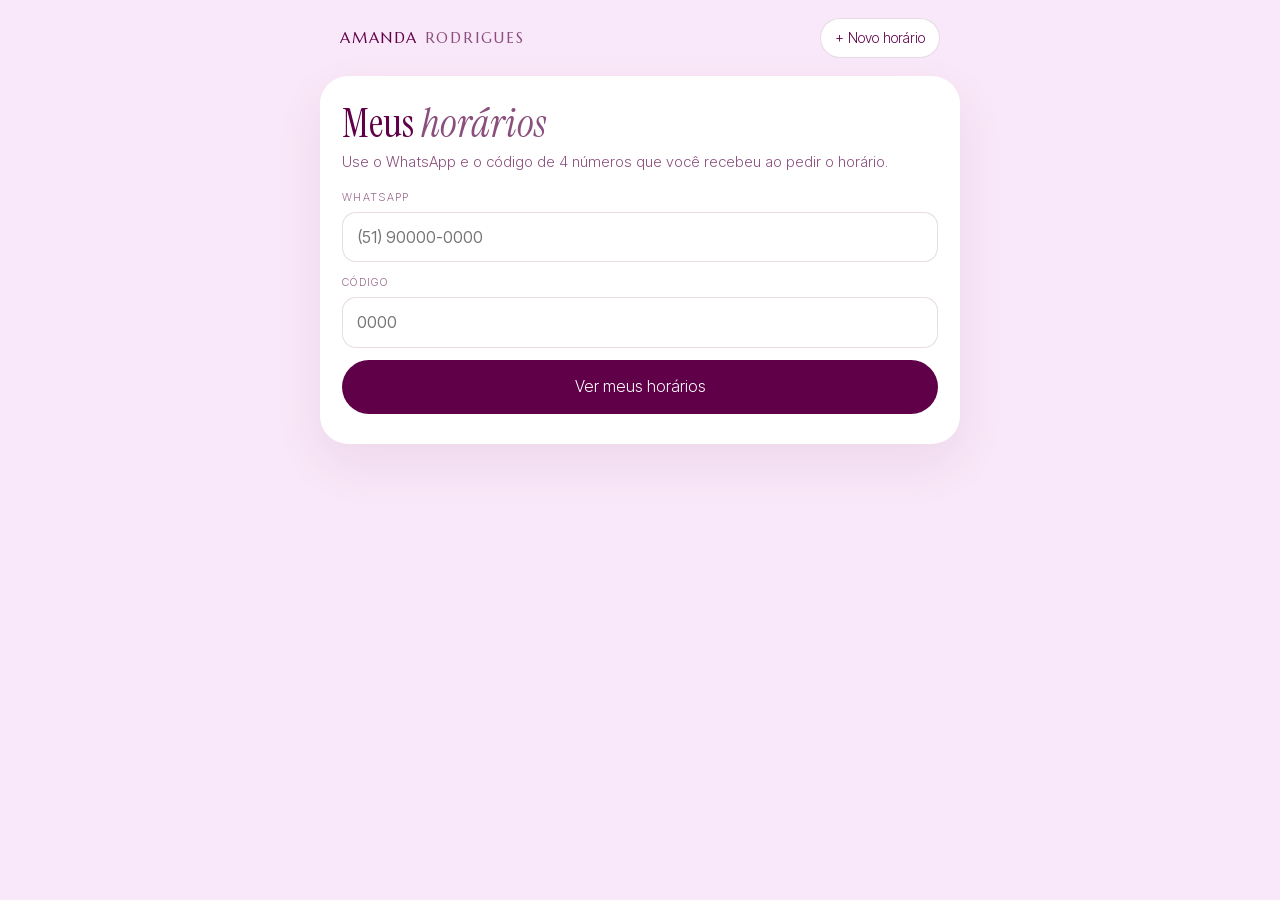
<file: meus.html>
<!doctype html>
<html lang="pt-BR">
<head>
<meta charset="utf-8">
<meta name="viewport" content="width=device-width,initial-scale=1,viewport-fit=cover">
<title>Meus horários · Amanda Rodrigues</title>
<meta name="robots" content="noindex">
<meta name="theme-color" content="#f9e8f9">
<link rel="stylesheet" href="css/agenda.css">
</head>
<body>
<header class="top"><a class="brand" href="./">Amanda <em>Rodrigues</em></a><a class="lnk" href="agendar.html">+ Novo horário</a></header>
<div id="demo"></div>
<main class="card"><div id="v" aria-live="polite"></div></main>
<script src="js/config.js"></script>
<script src="js/agenda.js"></script>
<script>
(function(){
var A=Agenda,D=document,v=D.getElementById("v"),e=A.esc;
var S={tel:"",cod:"",lista:null,carregando:false,erro:""};
if(A.demo)D.getElementById("demo").innerHTML='<div class="demo">🧪 <b>Modo demonstração.</b> Pra testar: (51) 97777-2222 com o código 7350, ou (51) 98888-1111 com 4821.</div>';
var TXT={pendente:"Aguardando a Amanda",confirmado:"Confirmado ✓",proposta:"Amanda sugeriu outro horário",conversar:"Combinar pelo WhatsApp",recusado:"Não foi possível atender",cancelado:"Cancelado",expirado:"Pedido vencido, faz um novo"};
function render(){var h="";
 if(!S.lista){
  h='<h1 class="t2">Meus <em>horários</em></h1><p class="sub">Use o WhatsApp e o código de 4 números que você recebeu ao pedir o horário.</p>'+
  '<form id="lg"><label>WhatsApp<input name="t" required inputmode="tel" autocomplete="tel" value="'+e(S.tel)+'" placeholder="(51) 90000-0000"></label><label>Código<input name="c" required inputmode="numeric" maxlength="4" value="'+e(S.cod)+'" placeholder="0000"></label>'+
  (S.erro?'<div class="warn">'+e(S.erro)+'</div>':'')+'<button class="b"'+(S.carregando?" disabled":"")+'>'+(S.carregando?"Buscando…":"Ver meus horários")+'</button></form>'}
 else{
  h='<h1 class="t2">Olá, <em>'+e(S.lista[0].nome)+'!</em></h1><p class="sub">Teus horários com a Amanda:</p><div class="my">'+S.lista.map(function(p){
   var s='<div class="myc"><span><span class="badge '+p.status+'">'+(TXT[p.status]||p.status)+'</span></span><b>'+e(A.rot(p.itens))+'</b>';
   if(p.status==="proposta")s+='<span><s>'+A.dt(p.data)+' · '+p.hora+'</s><br>Nova sugestão: <b style="font:inherit;font-weight:500">'+A.dt(p.sdata)+' · '+p.shora+'</b></span><button class="b" data-ac="'+p.id+'">Aceitar novo horário</button><button class="b o" data-cv="'+p.id+'">Prefiro conversar com a Amanda</button>';
   else s+='<span>'+(p.data?A.dt(p.data)+' · '+p.hora:'')+'</span>';
   if(p.status==="confirmado")s+='<span style="font-size:14px;color:var(--pl2)">📍 Rua Peri, 3475</span>';
   return s+'</div>'}).join("")+'</div>'+(S.erro?'<div class="warn">'+e(S.erro)+'</div>':'')+'<button class="back" data-sair>← Sair</button>'}
 v.innerHTML=h}
function entrar(){S.carregando=true;S.erro="";render();
 A.api("meus",{tel:S.tel,cod:S.cod}).then(function(r){S.carregando=false;if(!r.pedidos){S.erro="WhatsApp ou código não conferem. Confere o código que veio no WhatsApp.";S.lista=null}else S.lista=r.pedidos;render()})
 .catch(function(err){S.carregando=false;S.erro=err.message;render()})}
v.addEventListener("submit",function(ev){ev.preventDefault();S.tel=ev.target.t.value;S.cod=ev.target.c.value.trim();entrar()});
v.addEventListener("click",function(ev){var t=ev.target.closest("button");if(!t||t.closest("form"))return;
 if(t.hasAttribute("data-sair")){S.lista=null;S.cod="";history.replaceState(null,"","meus.html");return render()}
 var id=t.dataset.ac||t.dataset.cv;if(!id)return;t.disabled=true;
 A.api(t.dataset.ac?"aceitar":"conversar",{id:id,tel:S.tel,cod:S.cod}).then(function(){
  if(t.dataset.cv)window.open(A.wa(A.CFG.WHATS,"Oi, Amanda! O horário sugerido não fica bom pra mim. Podemos ver outro? 🩷"),"_blank");entrar()})
 .catch(function(err){S.erro=err.message;render()})});
/* link do WhatsApp: meus.html?t=51999990000&c=1234 entra direto */
var q=new URLSearchParams(location.search);if(q.get("t")&&q.get("c")){S.tel=q.get("t");S.cod=q.get("c");entrar()}else render();
})();
</script>
</body>
</html>
</file>
<file: css/agenda.css>
@font-face{font-family:"Marcellus";font-display:swap;src:url(../fonts/marcellus-latin.woff2) format("woff2")}
@font-face{font-family:"Instrument Serif";font-style:normal;font-display:swap;src:url(../fonts/instrument-serif-normal.woff2) format("woff2")}
@font-face{font-family:"Instrument Serif";font-style:italic;font-display:swap;src:url(../fonts/instrument-serif-italic.woff2) format("woff2")}
@font-face{font-family:"Inter Tight";font-weight:300 600;font-display:swap;src:url(../fonts/inter-tight-latin.woff2) format("woff2")}
:root{--wh:#fff;--li:#f3d1f4;--li2:#f9e8f9;--pl:#600048;--pl2:#8a4f7d;--mu:#9b6b8f;--line:rgba(96,0,72,.14);--ok:#1f7a4d;--okb:#e3f4ea;--sf:"Instrument Serif",Georgia,serif;--mf:"Marcellus",Georgia,serif;--ss:"Inter Tight",system-ui,-apple-system,"Segoe UI",sans-serif}
*,*::before,*::after{box-sizing:border-box}
html{-webkit-text-size-adjust:100%}
body{margin:0;min-height:100vh;background:var(--li2);color:var(--pl);font:300 16px/1.55 var(--ss);-webkit-font-smoothing:antialiased}
a{color:inherit}
button{font:inherit;color:inherit;cursor:pointer}
h1,h2,h3,p{margin:0}
:focus-visible{outline:2px solid var(--pl);outline-offset:3px}
.top{display:flex;align-items:center;justify-content:space-between;gap:12px;max-width:640px;margin:0 auto;padding:18px 20px}
.brand{font:400 15px/1 var(--mf);letter-spacing:.12em;text-transform:uppercase;text-decoration:none}
.brand em{font-style:normal;color:var(--pl2)}
.top a.lnk{font-size:14px;text-decoration:none;background:var(--wh);border:1px solid var(--line);border-radius:999px;padding:8px 14px}
.top a.lnk:hover{border-color:var(--pl)}
.card{max-width:640px;margin:0 auto 40px;background:var(--wh);border-radius:28px;padding:26px 22px 30px;box-shadow:0 20px 50px rgba(96,0,72,.08)}
@media(max-width:680px){.card{margin:0 12px 32px;padding:22px 18px 26px}}
.demo{max-width:640px;margin:0 auto 12px;padding:10px 14px;border-radius:14px;background:#fff2cc;color:#6b5000;font-size:13px;text-align:center}
@media(max-width:680px){.demo{margin:0 12px 12px}}
.steps{display:flex;gap:5px;margin-bottom:22px}
.steps i{flex:1;height:3px;border-radius:3px;background:var(--li2)}
.steps i.on{background:var(--pl)}
h1.t2,h2.t2{font:400 clamp(30px,6vw,40px)/1.05 var(--sf)}
.t2 em{color:var(--pl2)}
.sub{color:var(--pl2);font-size:15px;margin-top:6px}
.grp{font:500 10px/1 var(--ss);letter-spacing:.2em;text-transform:uppercase;color:var(--mu);margin:22px 0 10px}
.chips{display:flex;flex-wrap:wrap;gap:7px}
.chip{border:1px solid var(--line);background:var(--wh);border-radius:999px;padding:9px 14px;font-size:14px}
.chip:hover{border-color:var(--pl)}
.chip.on{background:var(--pl);color:#fff;border-color:var(--pl)}
.tipo{display:grid;grid-template-columns:1fr 1fr;gap:8px;margin-top:14px}
.tp{border:1px solid var(--line);background:var(--li2);border-radius:16px;padding:13px;text-align:left}
.tp b{display:block;font:400 21px/1.1 var(--sf)}
.tp small{color:var(--mu)}
.tp:hover{border-color:var(--pl)}
.tp.on{background:var(--pl);border-color:var(--pl);color:#fff}.tp.on small{color:var(--li)}
.days{display:flex;gap:7px;overflow-x:auto;margin:18px -22px 0;padding:2px 22px 8px;scrollbar-width:none;scroll-snap-type:x proximity}
.days::-webkit-scrollbar{display:none}
@media(max-width:680px){.days{margin:18px -18px 0;padding:2px 18px 8px}}
.dy{flex:none;width:60px;border:1px solid var(--line);background:var(--wh);border-radius:16px;padding:10px 0;text-align:center;scroll-snap-align:start}
.dy small{display:block;font-size:10px;letter-spacing:.1em;text-transform:uppercase;color:var(--mu)}
.dy b{display:block;font:400 25px/1.1 var(--sf)}
.dy em{display:block;font-style:normal;font-size:10px;color:var(--mu)}
.dy.on{background:var(--pl);border-color:var(--pl);color:#fff}.dy.on small,.dy.on em{color:var(--li)}
.dy:disabled{opacity:.33;cursor:not-allowed;text-decoration:line-through}
.slots{display:grid;grid-template-columns:repeat(4,1fr);gap:8px;margin-top:18px}
@media(max-width:420px){.slots{grid-template-columns:repeat(3,1fr)}}
.sl{border:1px solid var(--line);background:var(--li2);border-radius:12px;padding:12px 0;font-size:15px;font-weight:500}
.sl:hover,.sl.on{background:var(--pl);color:#fff}
.none,.hint{margin-top:16px;padding:14px 16px;border-radius:14px;background:var(--li2);color:var(--pl2);font-size:14px}
.none{text-align:center}
.warn{margin-top:14px;padding:12px 14px;border-radius:12px;background:#fff2cc;color:#6b5000;font-size:14px}
.good{margin-top:14px;padding:12px 14px;border-radius:12px;background:var(--okb);color:var(--ok);font-size:14px}
.back{background:none;border:0;padding:0;color:var(--mu);font-size:14px;margin-top:18px}
.back:hover{color:var(--pl)}
.sum{margin-top:16px;padding:14px 16px;border-radius:16px;background:var(--li2);font-size:14px;display:grid;gap:2px}
.sum b{font:400 21px/1.2 var(--sf)}
form{display:grid;gap:12px;margin-top:16px}
label{display:grid;gap:6px;font-size:11px;letter-spacing:.12em;text-transform:uppercase;color:var(--mu)}
input,textarea{font:400 16px/1.4 var(--ss);color:var(--pl);border:1px solid var(--line);border-radius:14px;padding:13px 14px;background:var(--wh);width:100%}
textarea{resize:vertical;min-height:84px}
input:focus,textarea:focus{outline:2px solid var(--li);border-color:var(--pl)}
.b{display:inline-flex;align-items:center;justify-content:center;gap:10px;min-height:54px;border:0;border-radius:999px;background:var(--pl);color:#fff;font-size:16px;padding:0 22px;width:100%;text-decoration:none}
.b:hover{filter:brightness(1.15)}
.b:disabled{opacity:.5;cursor:wait}
.b.o{background:var(--wh);color:var(--pl);border:1px solid var(--pl)}
.b.wa{background:#25d366;color:#05210f}
.b svg{width:20px;height:20px}
.b+.b{margin-top:10px}
.status{text-align:center}
.status .ic{width:64px;height:64px;border-radius:50%;display:grid;place-items:center;margin:0 auto 14px;font-size:28px;background:var(--li)}
.status .ic.ok{background:var(--okb);color:var(--ok)}
.status p{color:var(--pl2);font-size:15px;margin-top:10px}
.status .sum{text-align:left;margin:18px 0}
.code{display:inline-block;font:500 26px/1 var(--ss);letter-spacing:.3em;background:#fff;border:1px dashed var(--pl2);border-radius:12px;padding:12px 14px 12px 20px;margin-top:8px}
.badge{display:inline-block;font-size:12px;font-weight:500;border-radius:999px;padding:4px 10px}
.badge.pendente{background:#fff2cc;color:#7a5b00}
.badge.confirmado{background:var(--okb);color:var(--ok)}
.badge.proposta{background:var(--li);color:var(--pl)}
.badge.conversar,.badge.recusado,.badge.cancelado,.badge.expirado{background:#eceaee;color:#5f5963}
.my{display:grid;gap:10px;margin-top:18px}
.myc{border:1px solid var(--line);border-radius:18px;padding:15px 16px;display:grid;gap:5px}
.myc b{font:400 21px/1.2 var(--sf)}
.myc .b{margin-top:8px;min-height:46px;font-size:15px}
.load{display:flex;align-items:center;justify-content:center;gap:10px;padding:30px 0;color:var(--mu);font-size:14px}
.load::before{content:"";width:18px;height:18px;border-radius:50%;border:2px solid var(--li);border-top-color:var(--pl);animation:gira .8s linear infinite}
@keyframes gira{to{transform:rotate(360deg)}}
.foot{text-align:center;font-size:13px;color:var(--mu);padding:0 20px 40px}
.foot a{color:var(--pl2)}
@media(prefers-reduced-motion:reduce){*{animation:none!important;transition:none!important}}

/* armadilha anti-robô: fora da tela, invisível pra pessoas e leitores de tela */
.hp{position:absolute!important;left:-9999px!important;width:1px;height:1px;overflow:hidden}
.priv{margin-top:10px;font-size:13px;line-height:1.5;color:var(--mu);background:var(--li2);border-radius:12px;padding:10px 12px}
</file>
